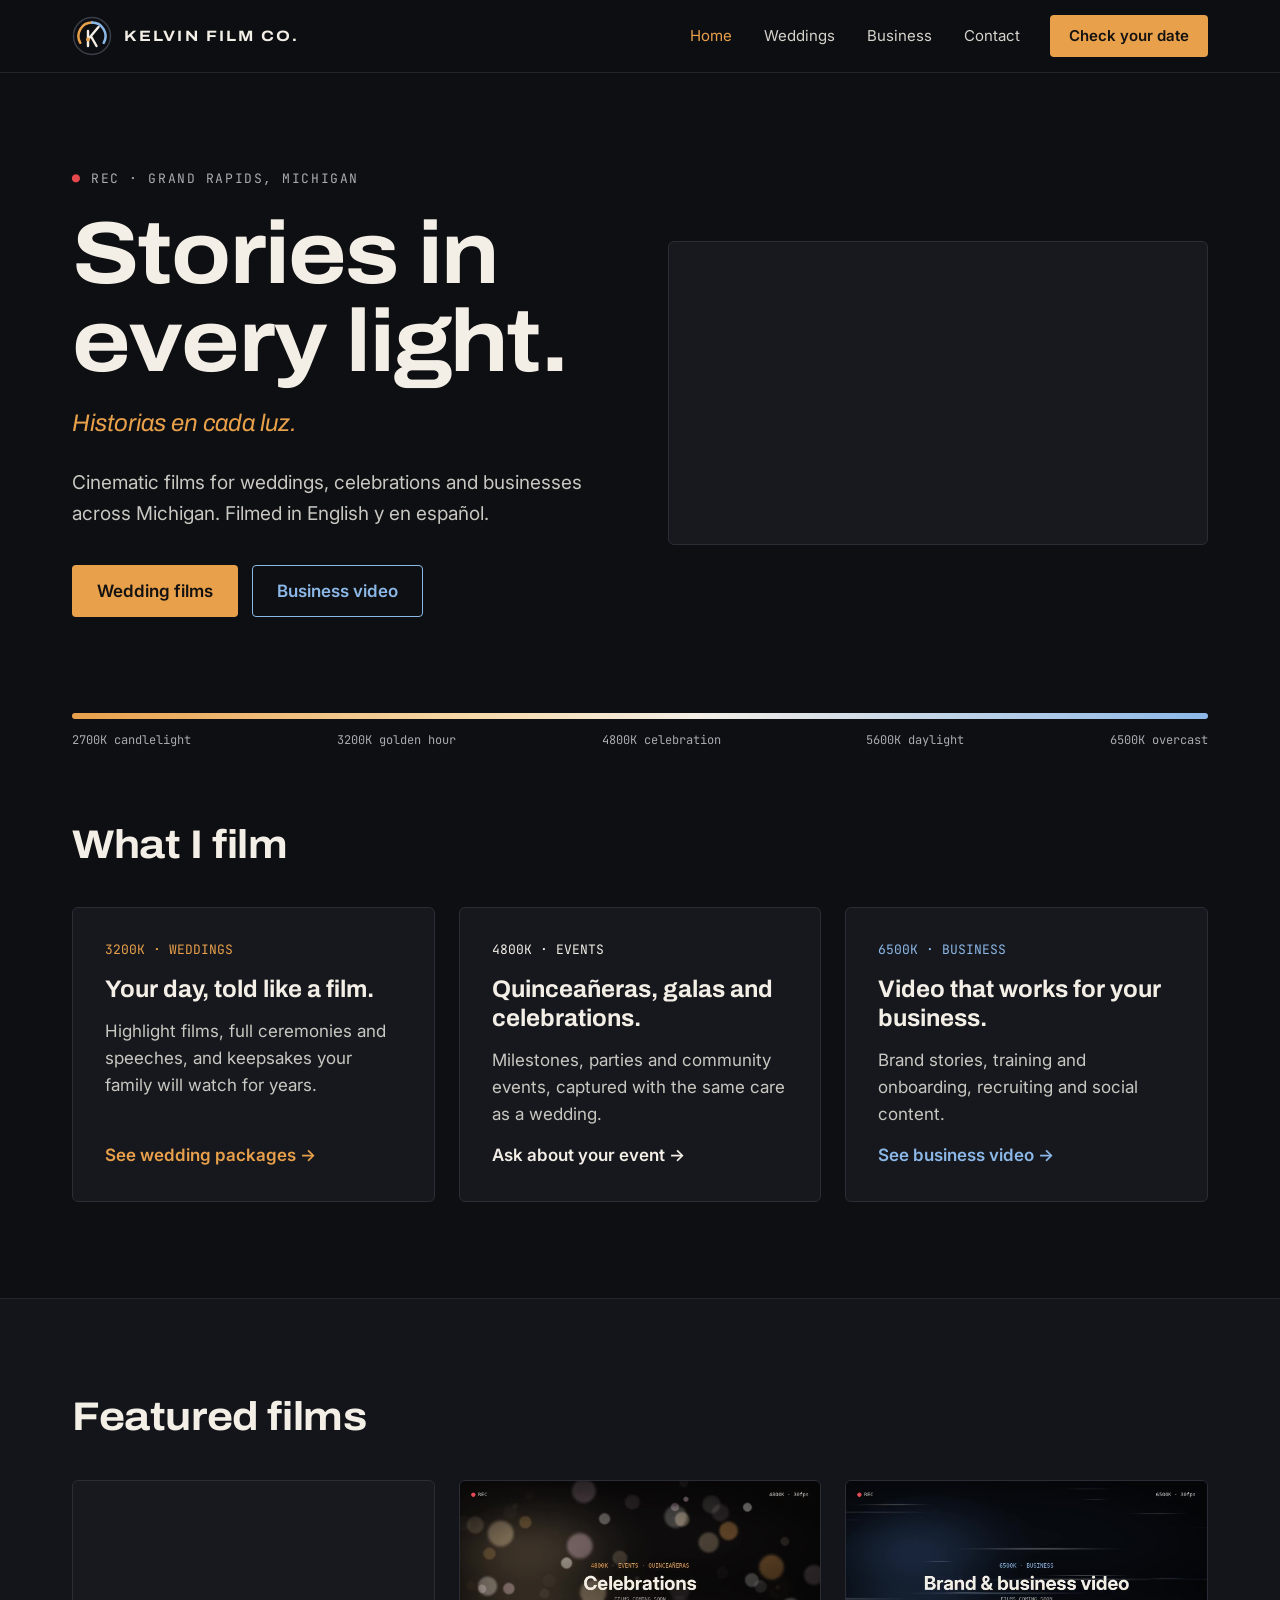
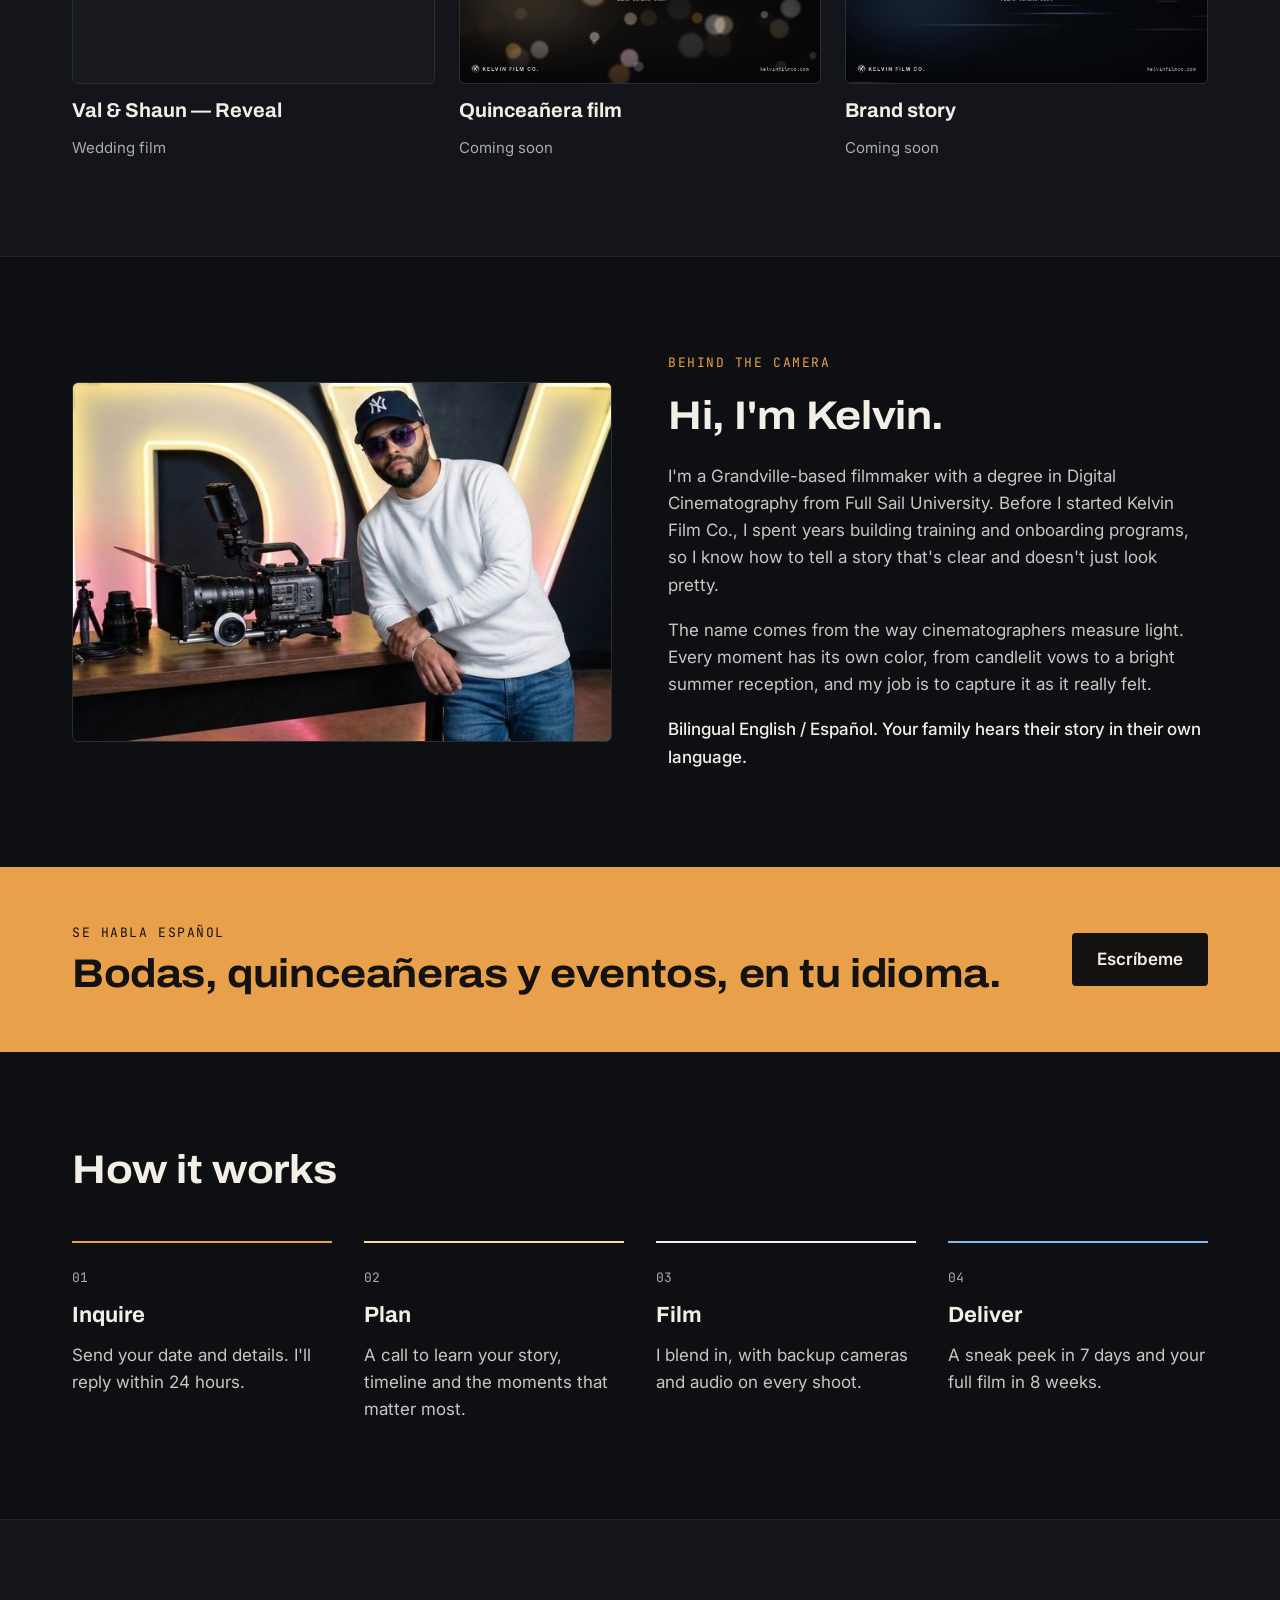
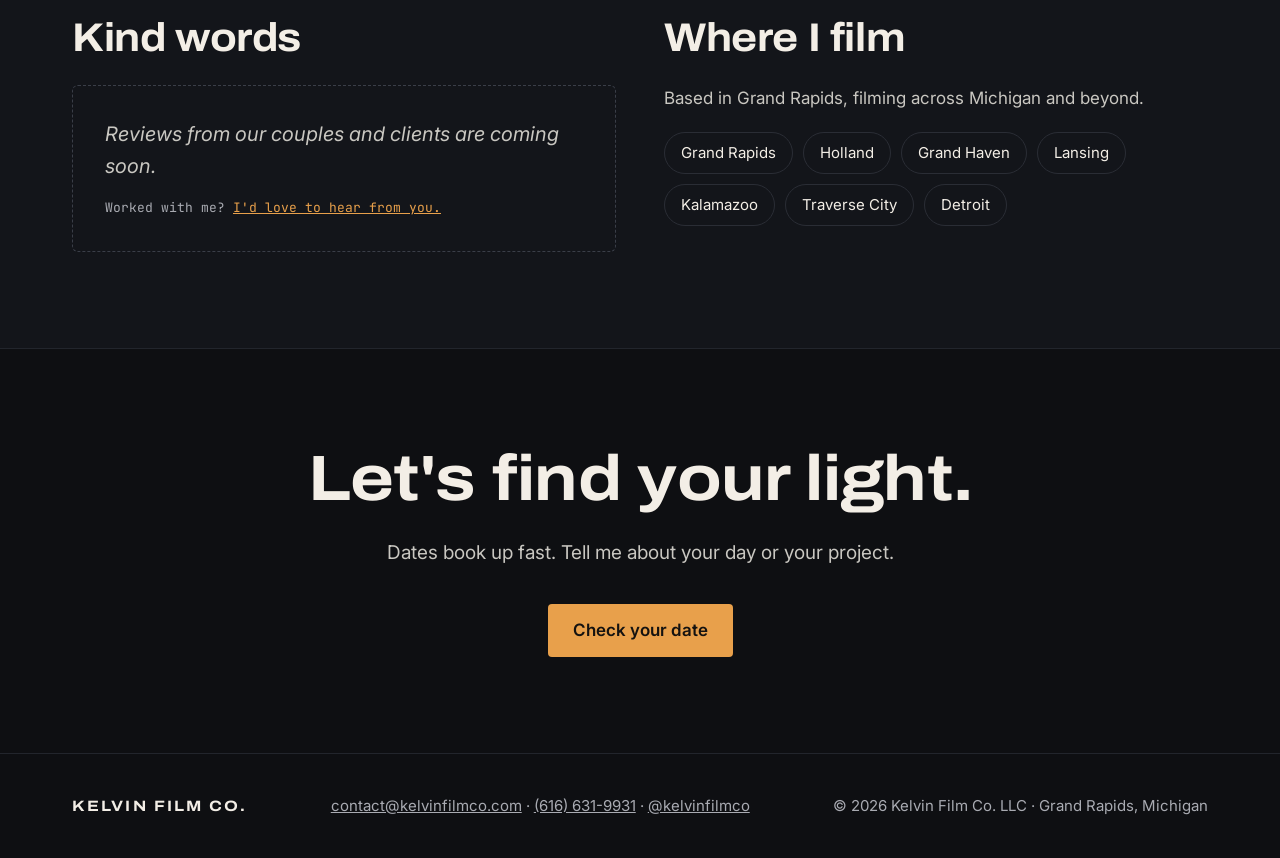
<file: index.html>
<!doctype html>
<html lang="en">
<head>
<meta charset="utf-8">
<meta name="viewport" content="width=device-width, initial-scale=1">
<title>Kelvin Film Co. | Grand Rapids Wedding, Event &amp; Business Videographer</title>
<meta name="description" content="Cinematic wedding, quinceañera, event and business video in Grand Rapids and across Michigan. Bilingual English / Español filmmaker. Stories in every light.">
<link rel="canonical" href="https://kelvinfilmco.com/">
<meta property="og:type" content="website">
<meta property="og:title" content="Kelvin Film Co. | Stories in every light">
<meta property="og:description" content="Cinematic wedding, event and business films across Michigan. English y español.">
<meta property="og:url" content="https://kelvinfilmco.com/">
<!-- Add a 1200x630 image named og-image.jpg to the site folder, then uncomment: -->
<!-- <meta property="og:image" content="https://kelvinfilmco.com/og-image.jpg"> -->
<meta name="theme-color" content="#0E0F12">
<link rel="icon" href="favicon.svg" type="image/svg+xml">
<link rel="preconnect" href="https://fonts.googleapis.com">
<link rel="preconnect" href="https://fonts.gstatic.com" crossorigin>
<link href="https://fonts.googleapis.com/css2?family=Archivo:wdth,wght@62..125,400..800&family=Inter:wght@400;500;600&family=JetBrains+Mono:wght@400;500&display=swap" rel="stylesheet">
<link rel="stylesheet" href="styles.css">
<script type="application/ld+json">
{
  "@context": "https://schema.org",
  "@type": "ProfessionalService",
  "name": "Kelvin Film Co.",
  "legalName": "Kelvin Film Co. LLC",
  "url": "https://kelvinfilmco.com/",
  "email": "contact@kelvinfilmco.com",
  "telephone": "+1-616-631-9931",
  "slogan": "Stories in every light",
  "description": "Wedding, quinceañera, event and business videography in Grand Rapids and across Michigan. Bilingual English and Spanish.",
  "address": {"@type": "PostalAddress", "addressLocality": "Grand Rapids", "addressRegion": "MI", "addressCountry": "US"},
  "areaServed": ["Grand Rapids, MI", "Holland, MI", "Grand Haven, MI", "Lansing, MI", "Kalamazoo, MI", "Traverse City, MI", "Detroit, MI", "Michigan"],
  "knowsLanguage": ["en", "es"]
}
</script>
</head>
<body>
<a class="skip" href="#main">Skip to content</a>

<header class="site-header">
<nav class="wrap nav" aria-label="Main">
<a href="/" class="brand" aria-label="Kelvin Film Co. home">
<svg width="40" height="40" viewBox="0 0 40 40" fill="none" aria-hidden="true"><circle cx="20" cy="20" r="18.5" stroke="#3A3E48" stroke-width="1.5"/><path d="M8.3 26.8 A13.5 13.5 0 0 1 20 6.5" stroke="#E8A04B" stroke-width="2.5" stroke-linecap="round"/><path d="M20 6.5 A13.5 13.5 0 0 1 31.7 26.8" stroke="#8CB8E8" stroke-width="2.5" stroke-linecap="round"/><path d="M16 15 V30" stroke="#F3EEE6" stroke-width="2.4" stroke-linecap="round"/><path d="M16 23.5 L26.5 11" stroke="#F3EEE6" stroke-width="2.4" stroke-linecap="round"/><path d="M19.4 21 L24.5 30" stroke="#F3EEE6" stroke-width="2.4" stroke-linecap="round"/><circle cx="16" cy="23.5" r="2" fill="#E8A04B"/></svg>
<span class="wordmark">KELVIN FILM CO.</span>
</a>
<ul class="nav-links">
<li><a href="/" aria-current="page">Home</a></li>
<li><a href="weddings.html">Weddings</a></li>
<li><a href="business.html">Business</a></li>
<li><a href="contact.html">Contact</a></li>
<li><a href="contact.html" class="btn btn-sm btn-amber">Check your date</a></li>
</ul>
</nav>
</header>

<main id="main">

<section class="wrap section">
<div class="split">
<div>
<p class="eyebrow"><span class="rec">●</span> REC · Grand Rapids, Michigan</p>
<h1 class="h1">Stories in every light.</h1>
<p class="es" lang="es">Historias en cada luz.</p>
<p class="lead">Cinematic films for weddings, celebrations and businesses across Michigan. Filmed in English <span lang="es">y en español</span>.</p>
<div class="btn-row">
<a href="weddings.html" class="btn btn-amber">Wedding films</a>
<a href="business.html" class="btn btn-outline-blue">Business video</a>
</div>
</div>
<div>
<!-- HERO REEL: replace this div's contents with your Vimeo/YouTube embed, e.g.
<iframe src="https://player.vimeo.com/video/VIDEO_ID?background=1&autoplay=1&loop=1&muted=1" allow="autoplay; fullscreen" title="Kelvin Film Co. showreel"></iframe> -->
<div class="frame">
<iframe src="https://player.vimeo.com/video/1244366195?background=1&amp;autoplay=1&amp;loop=1&amp;muted=1&amp;autopause=0&amp;dnt=1" allow="autoplay; fullscreen; picture-in-picture" title="Val &amp; Shaun Reveal — Kelvin Film Co. showreel" loading="eager"></iframe>
</div>
</div>
</div>
</section>

<section class="wrap" aria-label="Color temperature scale" style="padding-bottom:72px">
<div class="scale-bar"></div>
<div class="scale-labels"><span>2700K candlelight</span><span>3200K golden hour</span><span>4800K celebration</span><span>5600K daylight</span><span>6500K overcast</span></div>
</section>

<section class="wrap" style="padding-bottom:96px">
<h2 class="h2 mb">What I film</h2>
<div class="grid">
<a href="weddings.html" class="card">
<span class="tagline k-warm">3200K · WEDDINGS</span>
<h3>Your day, told like a film.</h3>
<p>Highlight films, full ceremonies and speeches, and keepsakes your family will watch for years.</p>
<span class="more k-warm">See wedding packages →</span>
</a>
<a href="contact.html" class="card">
<span class="tagline k-neutral">4800K · EVENTS</span>
<h3>Quinceañeras, galas and celebrations.</h3>
<p>Milestones, parties and community events, captured with the same care as a wedding.</p>
<span class="more k-neutral">Ask about your event →</span>
</a>
<a href="business.html" class="card">
<span class="tagline k-cool">6500K · BUSINESS</span>
<h3>Video that works for your business.</h3>
<p>Brand stories, training and onboarding, recruiting and social content.</p>
<span class="more k-cool">See business video →</span>
</a>
</div>
</section>

<section class="band section">
<div class="wrap">
<div class="section-head">
<h2 class="h2">Featured films</h2>
</div>
<div class="grid">
<!-- Replace each .frame with an <iframe> or <img>, and update the titles -->
<div class="film"><div class="frame"><iframe src="https://player.vimeo.com/video/1244366195?title=0&amp;byline=0&amp;portrait=0&amp;dnt=1" allow="autoplay; fullscreen; picture-in-picture" title="Val &amp; Shaun Reveal" loading="lazy" allowfullscreen></iframe></div><h3>Val &amp; Shaun — Reveal</h3><p>Wedding film</p></div>
<div class="film"><div class="frame"><video autoplay muted loop playsinline preload="metadata" poster="media/kfc-events.jpg" aria-label="Events and quinceañera films coming soon"><source src="media/kfc-events.mp4" type="video/mp4"></video></div><h3>Quinceañera film</h3><p>Coming soon</p></div>
<div class="film"><div class="frame"><video autoplay muted loop playsinline preload="metadata" poster="media/kfc-business.jpg" aria-label="Business films coming soon"><source src="media/kfc-business.mp4" type="video/mp4"></video></div><h3>Brand story</h3><p>Coming soon</p></div>
</div>
</div>
</section>

<section class="wrap section">
<div class="split">
<div>
<div class="frame about-photo">
<img src="kelvin-portrait.jpg" srcset="kelvin-portrait-800.jpg 800w, kelvin-portrait.jpg 1600w" sizes="(max-width: 980px) 100vw, 560px" width="1600" height="872" alt="Kelvin, founder of Kelvin Film Co., leaning on a table beside his Sony cinema camera and lenses" loading="lazy">
</div>
</div>
<div>
<p class="eyebrow amber">Behind the camera</p>
<h2 class="h2" style="margin-bottom:24px">Hi, I'm Kelvin.</h2>
<p class="body" style="margin-bottom:18px">I'm a Grandville-based filmmaker with a degree in Digital Cinematography from Full Sail University. Before I started Kelvin Film Co., I spent years building training and onboarding programs, so I know how to tell a story that's clear and doesn't just look pretty.</p>
<p class="body" style="margin-bottom:18px">The name comes from the way cinematographers measure light. Every moment has its own color, from candlelit vows to a bright summer reception, and my job is to capture it as it really felt.</p>
<p style="font-weight:500">Bilingual English / <span lang="es">Español</span>. Your family hears their story in their own language.</p>
</div>
</div>
</section>

<section class="band-amber">
<div class="wrap section-sm" style="display:flex;flex-wrap:wrap;gap:24px 48px;align-items:center;justify-content:space-between" lang="es">
<div style="flex:1 1 520px;min-width:0">
<p class="eyebrow" style="margin-bottom:8px">Se habla español</p>
<h2 class="h2">Bodas, quinceañeras y eventos, en tu idioma.</h2>
</div>
<a href="contact.html" class="btn btn-dark">Escríbeme</a>
</div>
</section>

<section class="wrap section">
<h2 class="h2" style="margin-bottom:48px">How it works</h2>
<ol class="steps">
<li><span class="num">01</span><h3>Inquire</h3><p>Send your date and details. I'll reply within 24 hours.</p></li>
<li><span class="num">02</span><h3>Plan</h3><p>A call to learn your story, timeline and the moments that matter most.</p></li>
<li><span class="num">03</span><h3>Film</h3><p>I blend in, with backup cameras and audio on every shoot.</p></li>
<li><span class="num">04</span><h3>Deliver</h3><p>A sneak peek in 7 days and your full film in 8 weeks.</p></li>
</ol>
</section>

<section class="band section">
<div class="wrap grid" style="gap:48px">
<div>
<h2 class="h2" style="margin-bottom:24px">Kind words</h2>
<!-- Replace with a real client review once you have one -->
<figure class="quote">
<blockquote>Reviews from our couples and clients are coming soon.</blockquote>
<figcaption>Worked with me? <a href="contact.html">I'd love to hear from you.</a></figcaption>
</figure>
</div>
<div>
<h2 class="h2" style="margin-bottom:24px">Where I film</h2>
<p class="body" style="margin-bottom:20px">Based in Grand Rapids, filming across Michigan and beyond.</p>
<ul class="chips"><li>Grand Rapids</li><li>Holland</li><li>Grand Haven</li><li>Lansing</li><li>Kalamazoo</li><li>Traverse City</li><li>Detroit</li></ul>
</div>
</div>
</section>

<section class="wrap section center">
<h2 class="h2 lg">Let's find your light.</h2>
<p class="lead">Dates book up fast. Tell me about your day or your project.</p>
<div class="btn-row" style="justify-content:center"><a href="contact.html" class="btn btn-amber">Check your date</a></div>
</section>

</main>

<footer class="site-footer">
<div class="wrap footer">
<span class="wordmark">KELVIN FILM CO.</span>
<span><a href="mailto:contact@kelvinfilmco.com">contact@kelvinfilmco.com</a> · <a href="tel:+16166319931">(616) 631-9931</a> · <a href="https://instagram.com/kelvinfilmco">@kelvinfilmco</a></span>
<span>© 2026 Kelvin Film Co. LLC · Grand Rapids, Michigan</span>
</div>
</footer>
</body>
</html>
</file>
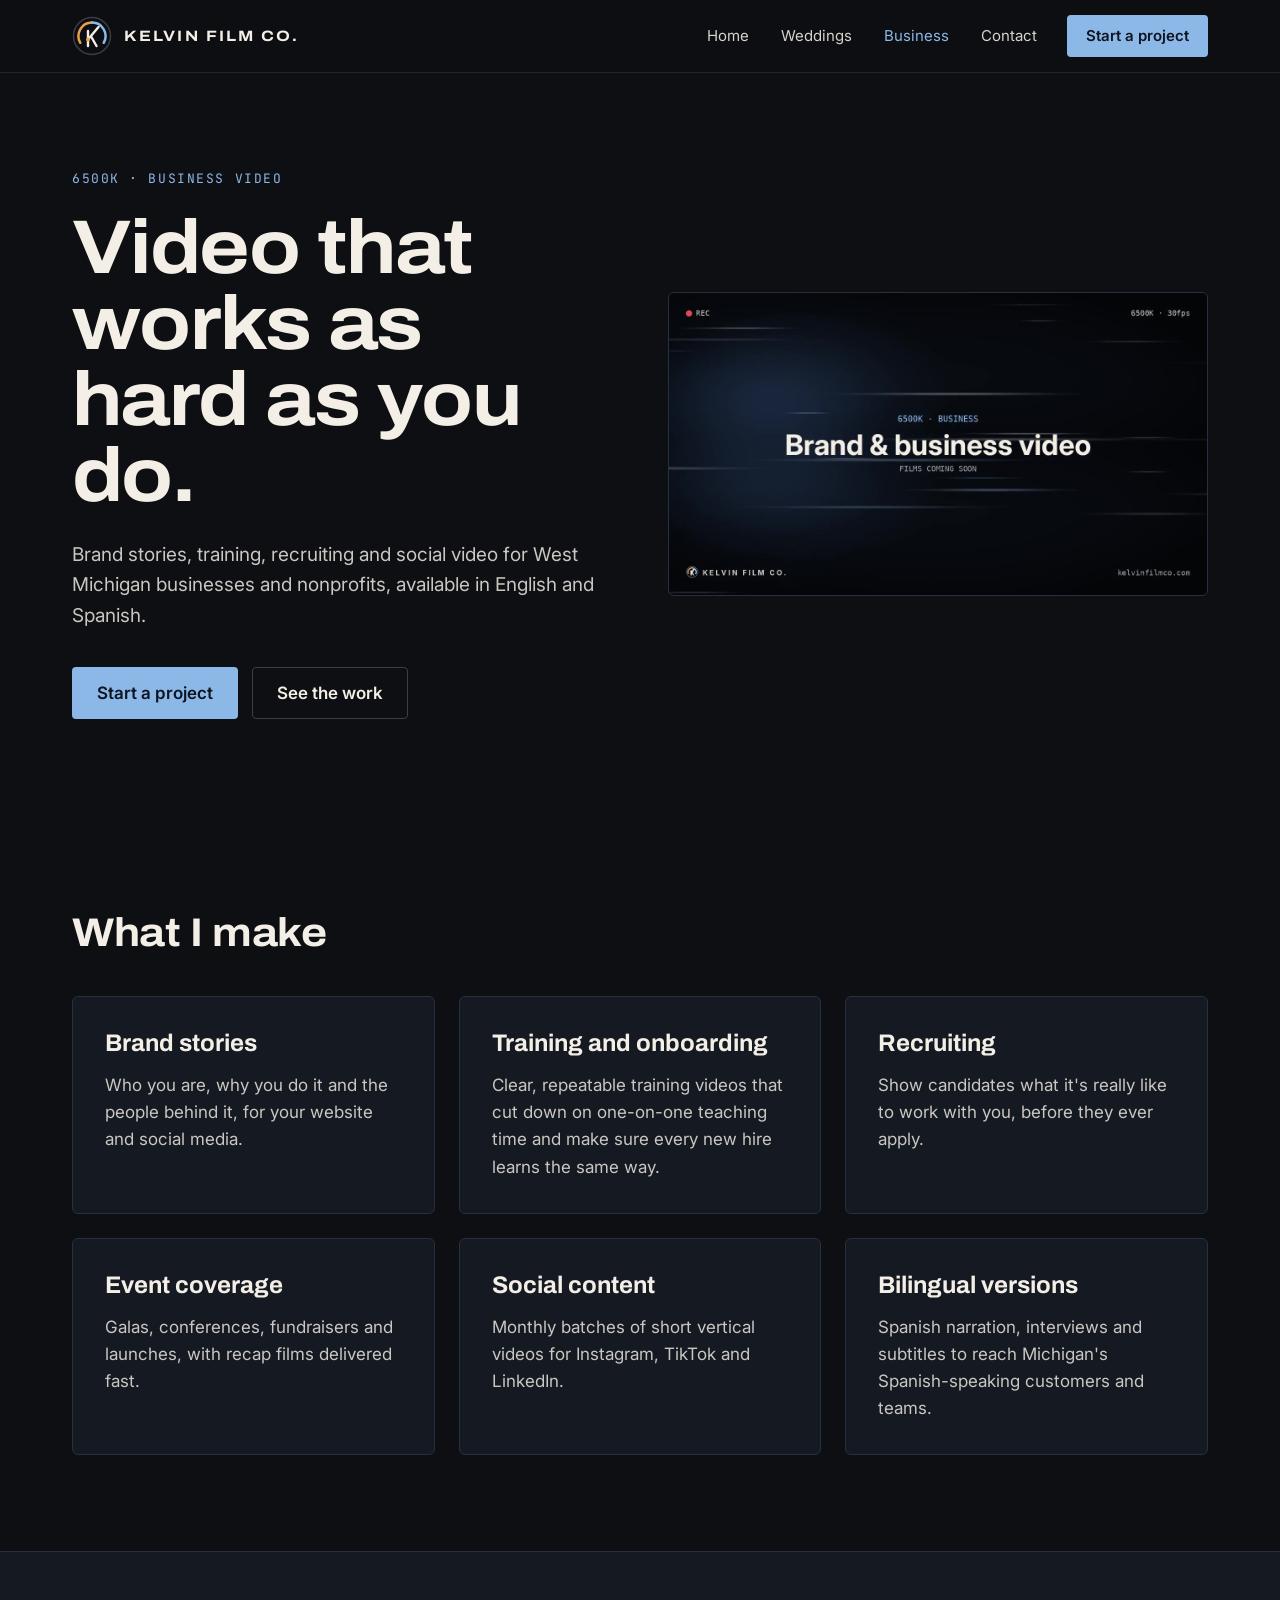
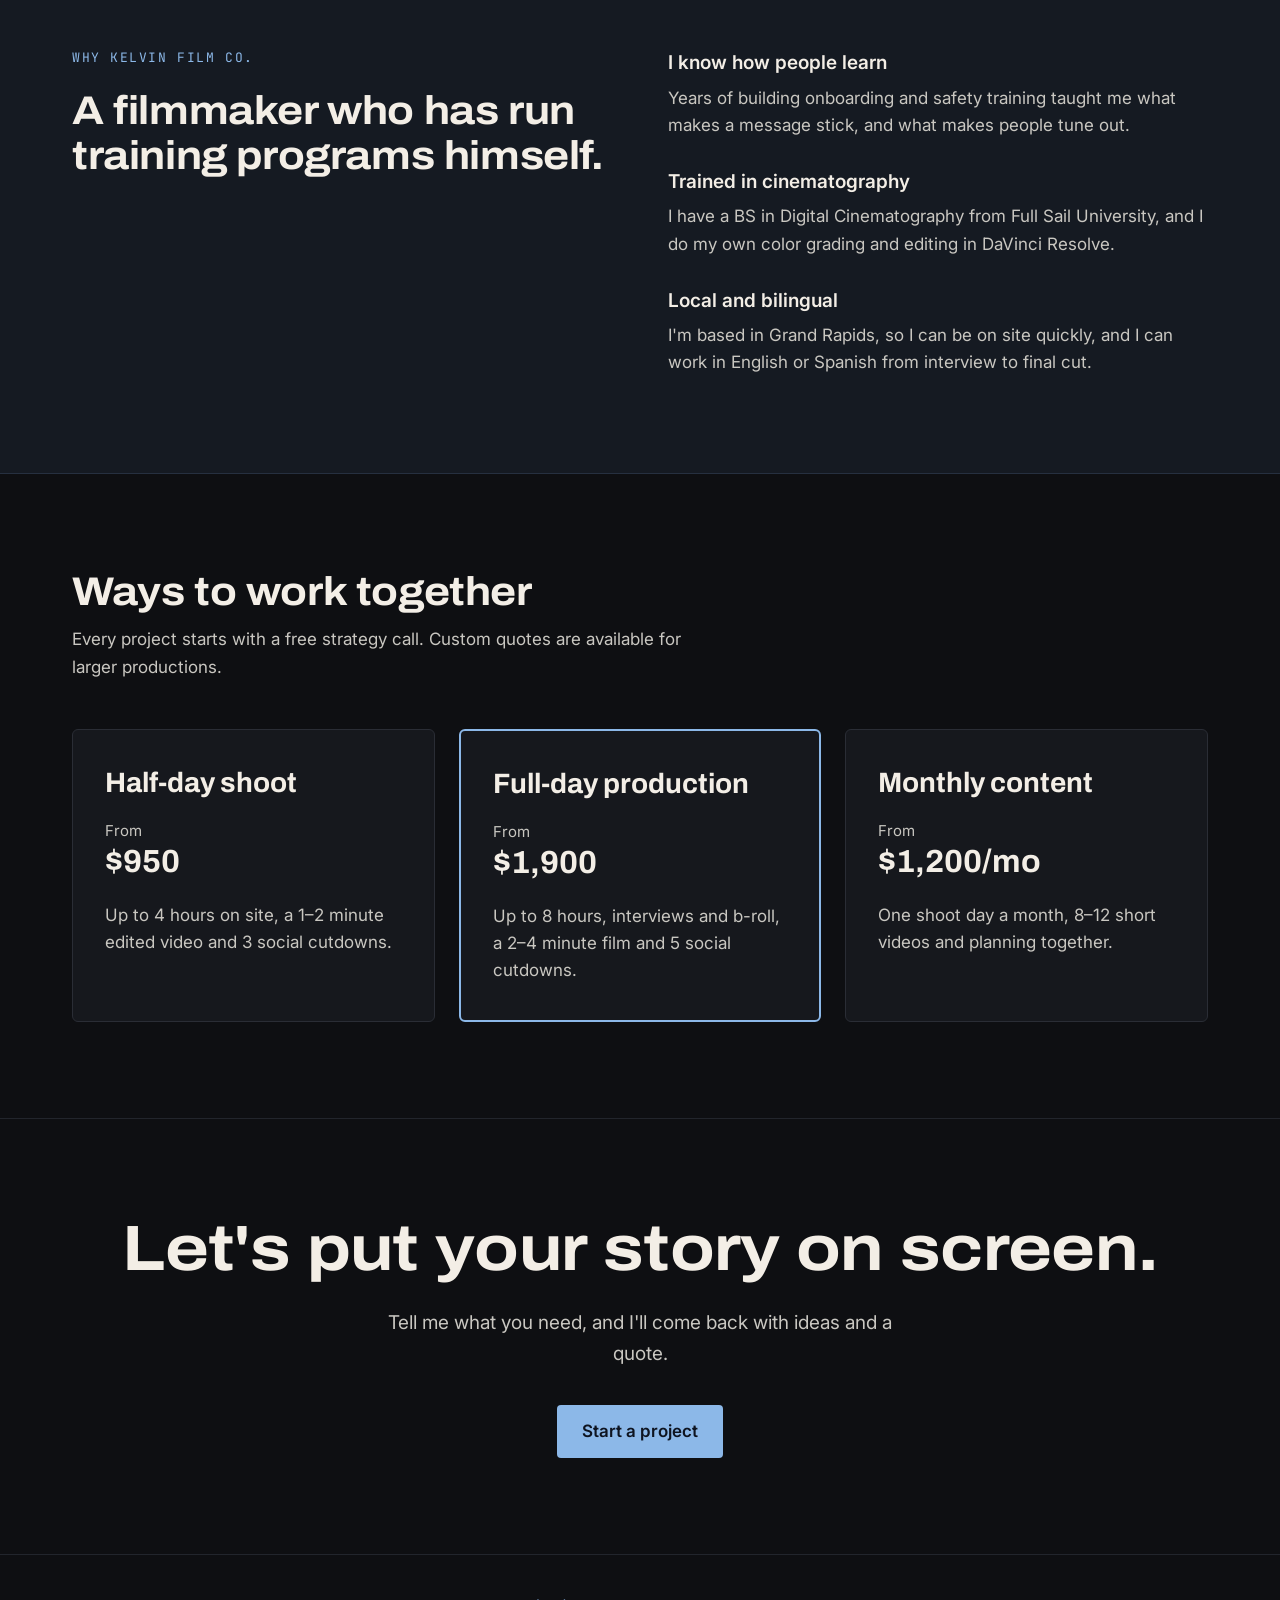
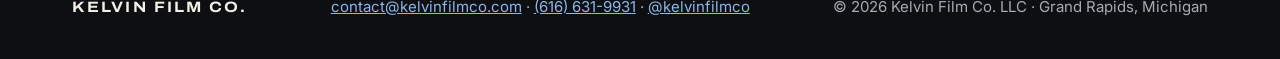
<file: business.html>
<!doctype html>
<html lang="en">
<head>
<meta charset="utf-8">
<meta name="viewport" content="width=device-width, initial-scale=1">
<title>Business &amp; Corporate Video Production Grand Rapids | Kelvin Film Co.</title>
<meta name="description" content="Brand stories, training and onboarding, recruiting, event and social video for West Michigan businesses. Bilingual English / Spanish production.">
<link rel="canonical" href="https://kelvinfilmco.com/business">
<meta property="og:title" content="Business Video | Kelvin Film Co.">
<meta property="og:description" content="Video that works as hard as you do. Brand, training and recruiting video in Grand Rapids.">
<meta property="og:url" content="https://kelvinfilmco.com/business">
<meta name="theme-color" content="#0E0F12">
<link rel="icon" href="favicon.svg" type="image/svg+xml">
<link rel="preconnect" href="https://fonts.googleapis.com">
<link rel="preconnect" href="https://fonts.gstatic.com" crossorigin>
<link href="https://fonts.googleapis.com/css2?family=Archivo:wdth,wght@62..125,400..800&family=Inter:wght@400;500;600&family=JetBrains+Mono:wght@400;500&display=swap" rel="stylesheet">
<link rel="stylesheet" href="styles.css">
</head>
<body class="biz">
<a class="skip" href="#main">Skip to content</a>

<header class="site-header">
<nav class="wrap nav" aria-label="Main">
<a href="/" class="brand" aria-label="Kelvin Film Co. home">
<svg width="40" height="40" viewBox="0 0 40 40" fill="none" aria-hidden="true"><circle cx="20" cy="20" r="18.5" stroke="#3A3E48" stroke-width="1.5"/><path d="M8.3 26.8 A13.5 13.5 0 0 1 20 6.5" stroke="#E8A04B" stroke-width="2.5" stroke-linecap="round"/><path d="M20 6.5 A13.5 13.5 0 0 1 31.7 26.8" stroke="#8CB8E8" stroke-width="2.5" stroke-linecap="round"/><path d="M16 15 V30" stroke="#F3EEE6" stroke-width="2.4" stroke-linecap="round"/><path d="M16 23.5 L26.5 11" stroke="#F3EEE6" stroke-width="2.4" stroke-linecap="round"/><path d="M19.4 21 L24.5 30" stroke="#F3EEE6" stroke-width="2.4" stroke-linecap="round"/><circle cx="16" cy="23.5" r="2" fill="#E8A04B"/></svg>
<span class="wordmark">KELVIN FILM CO.</span>
</a>
<ul class="nav-links">
<li><a href="/">Home</a></li>
<li><a href="weddings.html">Weddings</a></li>
<li><a href="business.html" aria-current="page">Business</a></li>
<li><a href="contact.html">Contact</a></li>
<li><a href="contact.html" class="btn btn-sm btn-blue">Start a project</a></li>
</ul>
</nav>
</header>

<main id="main">

<section class="wrap section">
<div class="split">
<div>
<p class="eyebrow blue">6500K · Business video</p>
<h1 class="h1 md">Video that works as hard as you do.</h1>
<p class="lead">Brand stories, training, recruiting and social video for West Michigan businesses and nonprofits, available in English and Spanish.</p>
<div class="btn-row">
<a href="contact.html" class="btn btn-blue">Start a project</a>
<a href="#work" class="btn btn-outline">See the work</a>
</div>
</div>
<div>
<!-- BUSINESS REEL: replace contents with your Vimeo/YouTube iframe -->
<div class="frame blue"><video autoplay muted loop playsinline preload="metadata" poster="media/kfc-business.jpg" aria-label="Business reel coming soon"><source src="media/kfc-business.mp4" type="video/mp4"></video></div>
</div>
</div>
</section>

<!-- CLIENT LOGOS: uncomment and add <img> logos once you have clients
<section aria-label="Clients" style="border-top:1px solid var(--line-soft);border-bottom:1px solid var(--line-soft)">
<div class="wrap logos"><img src="logo1.png" alt="Client name" height="32"></div>
</section> -->

<section id="work" class="wrap section">
<h2 class="h2 mb">What I make</h2>
<div class="grid">
<div class="card card-blue"><h3>Brand stories</h3><p>Who you are, why you do it and the people behind it, for your website and social media.</p></div>
<div class="card card-blue"><h3>Training and onboarding</h3><p>Clear, repeatable training videos that cut down on one-on-one teaching time and make sure every new hire learns the same way.</p></div>
<div class="card card-blue"><h3>Recruiting</h3><p>Show candidates what it's really like to work with you, before they ever apply.</p></div>
<div class="card card-blue"><h3>Event coverage</h3><p>Galas, conferences, fundraisers and launches, with recap films delivered fast.</p></div>
<div class="card card-blue"><h3>Social content</h3><p>Monthly batches of short vertical videos for Instagram, TikTok and LinkedIn.</p></div>
<div class="card card-blue"><h3>Bilingual versions</h3><p>Spanish narration, interviews and subtitles to reach Michigan's Spanish-speaking customers and teams.</p></div>
</div>
</section>

<section class="band-blue section">
<div class="wrap split" style="align-items:flex-start">
<div>
<p class="eyebrow blue">Why Kelvin Film Co.</p>
<h2 class="h2">A filmmaker who has run training programs himself.</h2>
</div>
<div class="why">
<div><h3>I know how people learn</h3><p>Years of building onboarding and safety training taught me what makes a message stick, and what makes people tune out.</p></div>
<div><h3>Trained in cinematography</h3><p>I have a BS in Digital Cinematography from Full Sail University, and I do my own color grading and editing in DaVinci Resolve.</p></div>
<div><h3>Local and bilingual</h3><p>I'm based in Grand Rapids, so I can be on site quickly, and I can work in English or Spanish from interview to final cut.</p></div>
</div>
</div>
</section>

<section class="wrap section">
<h2 class="h2" style="margin-bottom:12px">Ways to work together</h2>
<p class="body" style="max-width:620px;margin-bottom:48px">Every project starts with a free strategy call. Custom quotes are available for larger productions.</p>
<div class="grid">
<div class="card price-card"><h3>Half-day shoot</h3><p class="price-from">From <strong>$950</strong></p><p>Up to 4 hours on site, a 1–2 minute edited video and 3 social cutdowns.</p></div>
<div class="card price-card featured-blue"><h3>Full-day production</h3><p class="price-from">From <strong>$1,900</strong></p><p>Up to 8 hours, interviews and b-roll, a 2–4 minute film and 5 social cutdowns.</p></div>
<div class="card price-card"><h3>Monthly content</h3><p class="price-from">From <strong>$1,200/mo</strong></p><p>One shoot day a month, 8–12 short videos and planning together.</p></div>
</div>
</section>

<section class="site-footer">
<div class="wrap section center">
<h2 class="h2 lg">Let's put your story on screen.</h2>
<p class="lead">Tell me what you need, and I'll come back with ideas and a quote.</p>
<div class="btn-row" style="justify-content:center"><a href="contact.html" class="btn btn-blue">Start a project</a></div>
</div>
</section>

</main>

<footer class="site-footer">
<div class="wrap footer">
<span class="wordmark">KELVIN FILM CO.</span>
<span><a href="mailto:contact@kelvinfilmco.com">contact@kelvinfilmco.com</a> · <a href="tel:+16166319931">(616) 631-9931</a> · <a href="https://instagram.com/kelvinfilmco">@kelvinfilmco</a></span>
<span>© 2026 Kelvin Film Co. LLC · Grand Rapids, Michigan</span>
</div>
</footer>
</body>
</html>
</file>
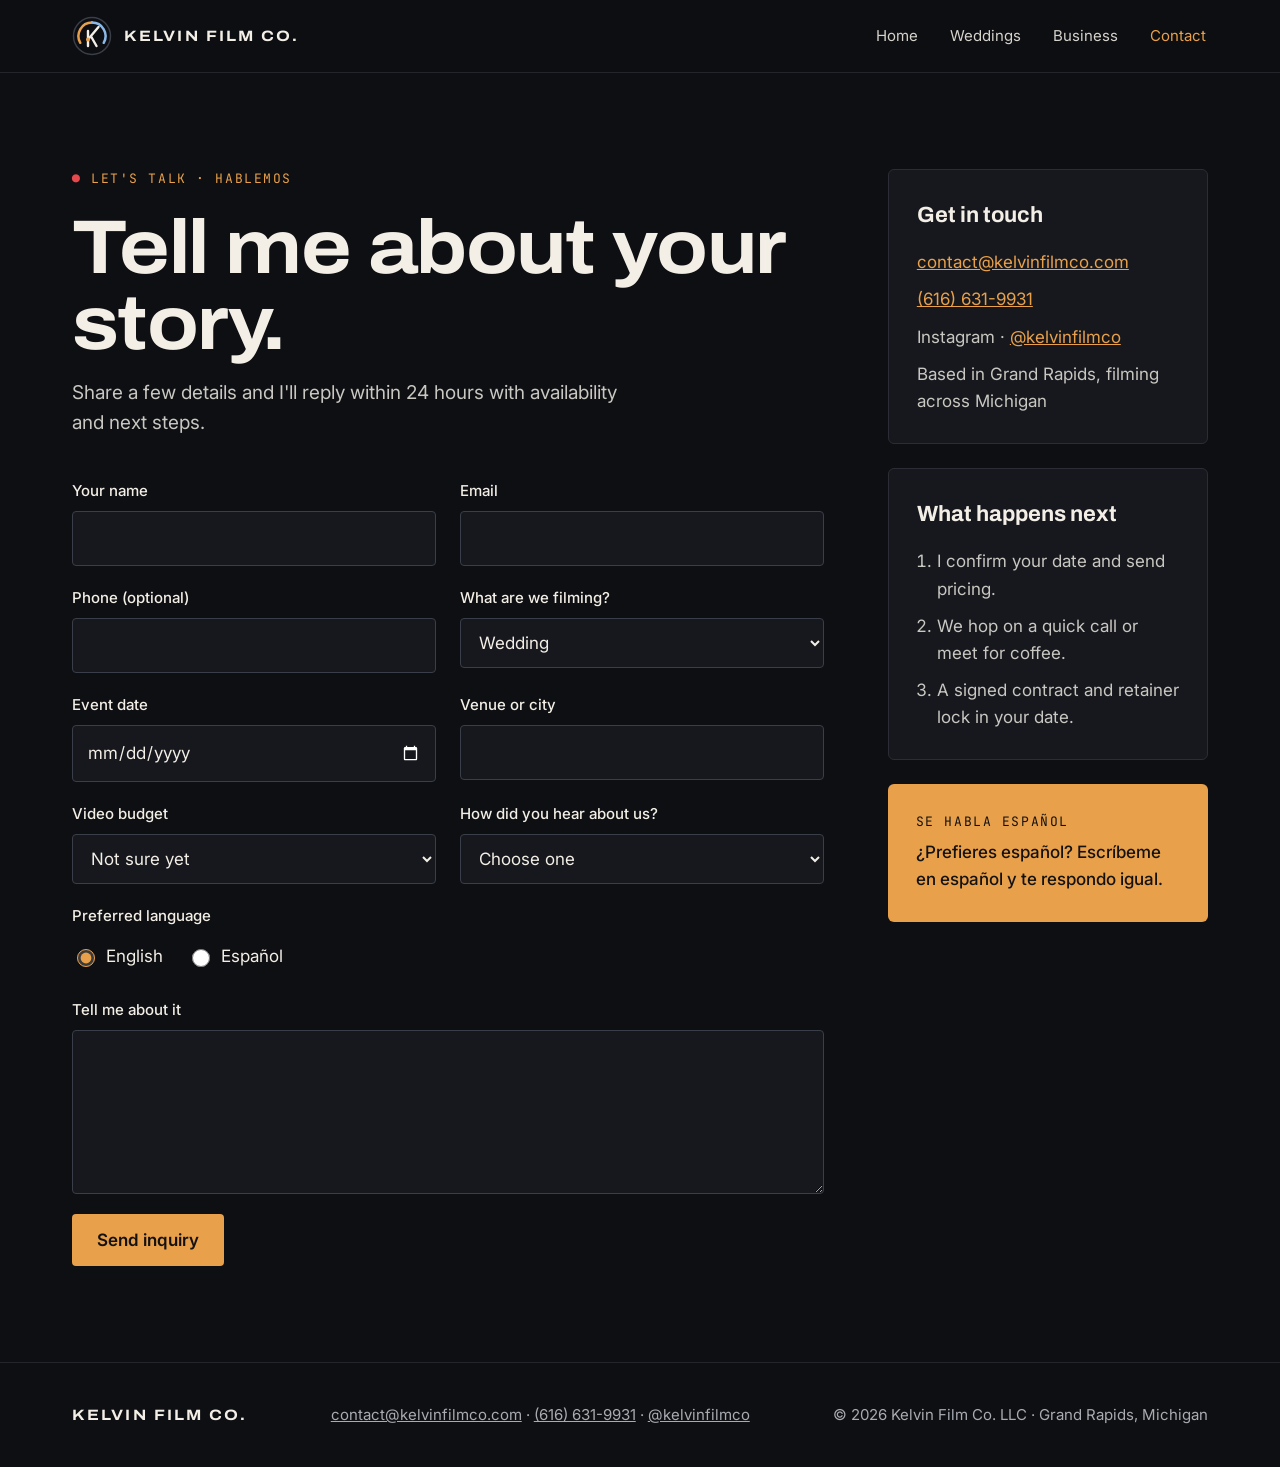
<file: contact.html>
<!doctype html>
<html lang="en">
<head>
<meta charset="utf-8">
<meta name="viewport" content="width=device-width, initial-scale=1">
<title>Contact &amp; Check Your Date | Kelvin Film Co.</title>
<meta name="description" content="Check availability for your wedding, quinceañera, event or business video in Grand Rapids and across Michigan. Se habla español.">
<link rel="canonical" href="https://kelvinfilmco.com/contact">
<meta name="theme-color" content="#0E0F12">
<link rel="icon" href="favicon.svg" type="image/svg+xml">
<link rel="preconnect" href="https://fonts.googleapis.com">
<link rel="preconnect" href="https://fonts.gstatic.com" crossorigin>
<link href="https://fonts.googleapis.com/css2?family=Archivo:wdth,wght@62..125,400..800&family=Inter:wght@400;500;600&family=JetBrains+Mono:wght@400;500&display=swap" rel="stylesheet">
<link rel="stylesheet" href="styles.css">
</head>
<body>
<a class="skip" href="#main">Skip to content</a>

<header class="site-header">
<nav class="wrap nav" aria-label="Main">
<a href="/" class="brand" aria-label="Kelvin Film Co. home">
<svg width="40" height="40" viewBox="0 0 40 40" fill="none" aria-hidden="true"><circle cx="20" cy="20" r="18.5" stroke="#3A3E48" stroke-width="1.5"/><path d="M8.3 26.8 A13.5 13.5 0 0 1 20 6.5" stroke="#E8A04B" stroke-width="2.5" stroke-linecap="round"/><path d="M20 6.5 A13.5 13.5 0 0 1 31.7 26.8" stroke="#8CB8E8" stroke-width="2.5" stroke-linecap="round"/><path d="M16 15 V30" stroke="#F3EEE6" stroke-width="2.4" stroke-linecap="round"/><path d="M16 23.5 L26.5 11" stroke="#F3EEE6" stroke-width="2.4" stroke-linecap="round"/><path d="M19.4 21 L24.5 30" stroke="#F3EEE6" stroke-width="2.4" stroke-linecap="round"/><circle cx="16" cy="23.5" r="2" fill="#E8A04B"/></svg>
<span class="wordmark">KELVIN FILM CO.</span>
</a>
<ul class="nav-links">
<li><a href="/">Home</a></li>
<li><a href="weddings.html">Weddings</a></li>
<li><a href="business.html">Business</a></li>
<li><a href="contact.html" aria-current="page">Contact</a></li>
</ul>
</nav>
</header>

<main id="main" class="wrap section">
<div class="contact-layout">

<div class="main">
<p class="eyebrow amber"><span class="rec">●</span> Let's talk · <span lang="es">Hablemos</span></p>
<h1 class="h1 md" style="margin-bottom:16px">Tell me about your story.</h1>
<p class="lead" style="margin:0 0 40px">Share a few details and I'll reply within 24 hours with availability and next steps.</p>

<!-- Netlify Forms handles submissions automatically. View them in Netlify > Forms. -->
<form class="form" name="inquiry" method="POST" action="/thanks.html" data-netlify="true" netlify-honeypot="company-website">
<input type="hidden" name="form-name" value="inquiry">
<p class="hidden"><label>Leave this empty: <input name="company-website" tabindex="-1" autocomplete="off"></label></p>
<div class="field"><label for="name">Your name</label><input id="name" name="name" type="text" autocomplete="name" required></div>
<div class="field"><label for="email">Email</label><input id="email" name="email" type="email" autocomplete="email" required></div>
<div class="field"><label for="phone">Phone (optional)</label><input id="phone" name="phone" type="tel" autocomplete="tel"></div>
<div class="field"><label for="type">What are we filming?</label>
<select id="type" name="type"><option>Wedding</option><option>Quinceañera</option><option>Event or celebration</option><option>Business or brand video</option><option>Something else</option></select></div>
<div class="field"><label for="date">Event date</label><input id="date" name="date" type="date"></div>
<div class="field"><label for="venue">Venue or city</label><input id="venue" name="venue" type="text"></div>
<div class="field"><label for="budget">Video budget</label>
<select id="budget" name="budget"><option>Under $2,000</option><option>$2,000 – $3,000</option><option>$3,000 – $4,000</option><option>$4,000+</option><option selected>Not sure yet</option></select></div>
<div class="field"><label for="heard">How did you hear about us?</label>
<select id="heard" name="heard" required><option value="" disabled selected>Choose one</option><option>Google</option><option>Instagram</option><option>Facebook</option><option>The Knot</option><option>WeddingWire</option><option>A friend or couple</option><option>A vendor (photographer, venue, planner)</option><option>Bridal show</option><option>Other</option></select></div>
<fieldset class="full">
<legend>Preferred language</legend>
<label class="radio"><input type="radio" name="language" value="English" checked> English</label>
<label class="radio"><input type="radio" name="language" value="Español"> <span lang="es">Español</span></label>
</fieldset>
<div class="field full"><label for="msg">Tell me about it</label><textarea id="msg" name="message" rows="5"></textarea></div>
<div class="full"><button type="submit" class="btn btn-amber">Send inquiry</button></div>
</form>
</div>

<aside>
<div class="info">
<h2>Get in touch</h2>
<ul>
<li><a href="mailto:contact@kelvinfilmco.com">contact@kelvinfilmco.com</a></li>
<li><a href="tel:+16166319931">(616) 631-9931</a></li>
<li>Instagram · <a href="https://instagram.com/kelvinfilmco">@kelvinfilmco</a></li>
<li>Based in Grand Rapids, filming across Michigan</li>
</ul>
</div>
<div class="info">
<h2>What happens next</h2>
<ol>
<li>I confirm your date and send pricing.</li>
<li>We hop on a quick call or meet for coffee.</li>
<li>A signed contract and retainer lock in your date.</li>
</ol>
</div>
<div class="info amber" lang="es">
<p class="eyebrow" style="color:var(--ink);margin-bottom:6px">Se habla español</p>
<p style="font-weight:500">¿Prefieres español? Escríbeme en español y te respondo igual.</p>
</div>
</aside>

</div>
</main>

<footer class="site-footer">
<div class="wrap footer">
<span class="wordmark">KELVIN FILM CO.</span>
<span><a href="mailto:contact@kelvinfilmco.com">contact@kelvinfilmco.com</a> · <a href="tel:+16166319931">(616) 631-9931</a> · <a href="https://instagram.com/kelvinfilmco">@kelvinfilmco</a></span>
<span>© 2026 Kelvin Film Co. LLC · Grand Rapids, Michigan</span>
</div>
</footer>
</body>
</html>
</file>
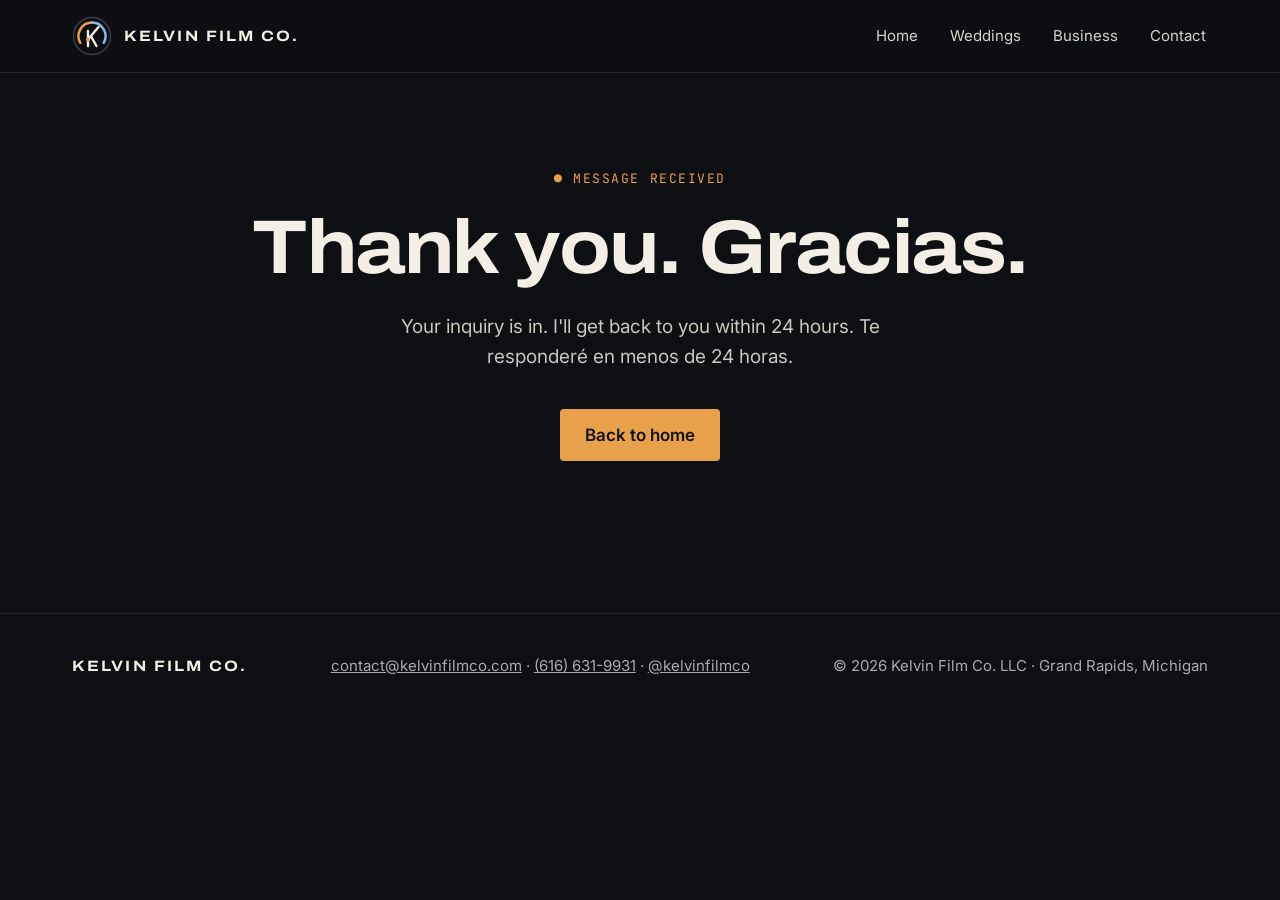
<file: thanks.html>
<!doctype html>
<html lang="en">
<head>
<meta charset="utf-8">
<meta name="viewport" content="width=device-width, initial-scale=1">
<title>Thank you | Kelvin Film Co.</title>
<meta name="robots" content="noindex">
<meta name="theme-color" content="#0E0F12">
<link rel="icon" href="favicon.svg" type="image/svg+xml">
<link rel="preconnect" href="https://fonts.googleapis.com">
<link rel="preconnect" href="https://fonts.gstatic.com" crossorigin>
<link href="https://fonts.googleapis.com/css2?family=Archivo:wdth,wght@62..125,400..800&family=Inter:wght@400;500;600&family=JetBrains+Mono:wght@400;500&display=swap" rel="stylesheet">
<link rel="stylesheet" href="styles.css">
</head>
<body>
<a class="skip" href="#main">Skip to content</a>

<header class="site-header">
<nav class="wrap nav" aria-label="Main">
<a href="/" class="brand" aria-label="Kelvin Film Co. home">
<svg width="40" height="40" viewBox="0 0 40 40" fill="none" aria-hidden="true"><circle cx="20" cy="20" r="18.5" stroke="#3A3E48" stroke-width="1.5"/><path d="M8.3 26.8 A13.5 13.5 0 0 1 20 6.5" stroke="#E8A04B" stroke-width="2.5" stroke-linecap="round"/><path d="M20 6.5 A13.5 13.5 0 0 1 31.7 26.8" stroke="#8CB8E8" stroke-width="2.5" stroke-linecap="round"/><path d="M16 15 V30" stroke="#F3EEE6" stroke-width="2.4" stroke-linecap="round"/><path d="M16 23.5 L26.5 11" stroke="#F3EEE6" stroke-width="2.4" stroke-linecap="round"/><path d="M19.4 21 L24.5 30" stroke="#F3EEE6" stroke-width="2.4" stroke-linecap="round"/><circle cx="16" cy="23.5" r="2" fill="#E8A04B"/></svg>
<span class="wordmark">KELVIN FILM CO.</span>
</a>
<ul class="nav-links">
<li><a href="/">Home</a></li>
<li><a href="weddings.html">Weddings</a></li>
<li><a href="business.html">Business</a></li>
<li><a href="contact.html">Contact</a></li>
</ul>
</nav>
</header>

<main id="main" class="wrap section center" style="min-height:60vh">
<p class="eyebrow amber">● Message received</p>
<h1 class="h1 md">Thank you. Gracias.</h1>
<p class="lead">Your inquiry is in. I'll get back to you within 24 hours. Te responderé en menos de 24 horas.</p>
<div class="btn-row" style="justify-content:center"><a href="/" class="btn btn-amber">Back to home</a></div>
</main>

<footer class="site-footer">
<div class="wrap footer">
<span class="wordmark">KELVIN FILM CO.</span>
<span><a href="mailto:contact@kelvinfilmco.com">contact@kelvinfilmco.com</a> · <a href="tel:+16166319931">(616) 631-9931</a> · <a href="https://instagram.com/kelvinfilmco">@kelvinfilmco</a></span>
<span>© 2026 Kelvin Film Co. LLC · Grand Rapids, Michigan</span>
</div>
</footer>
</body>
</html>
</file>
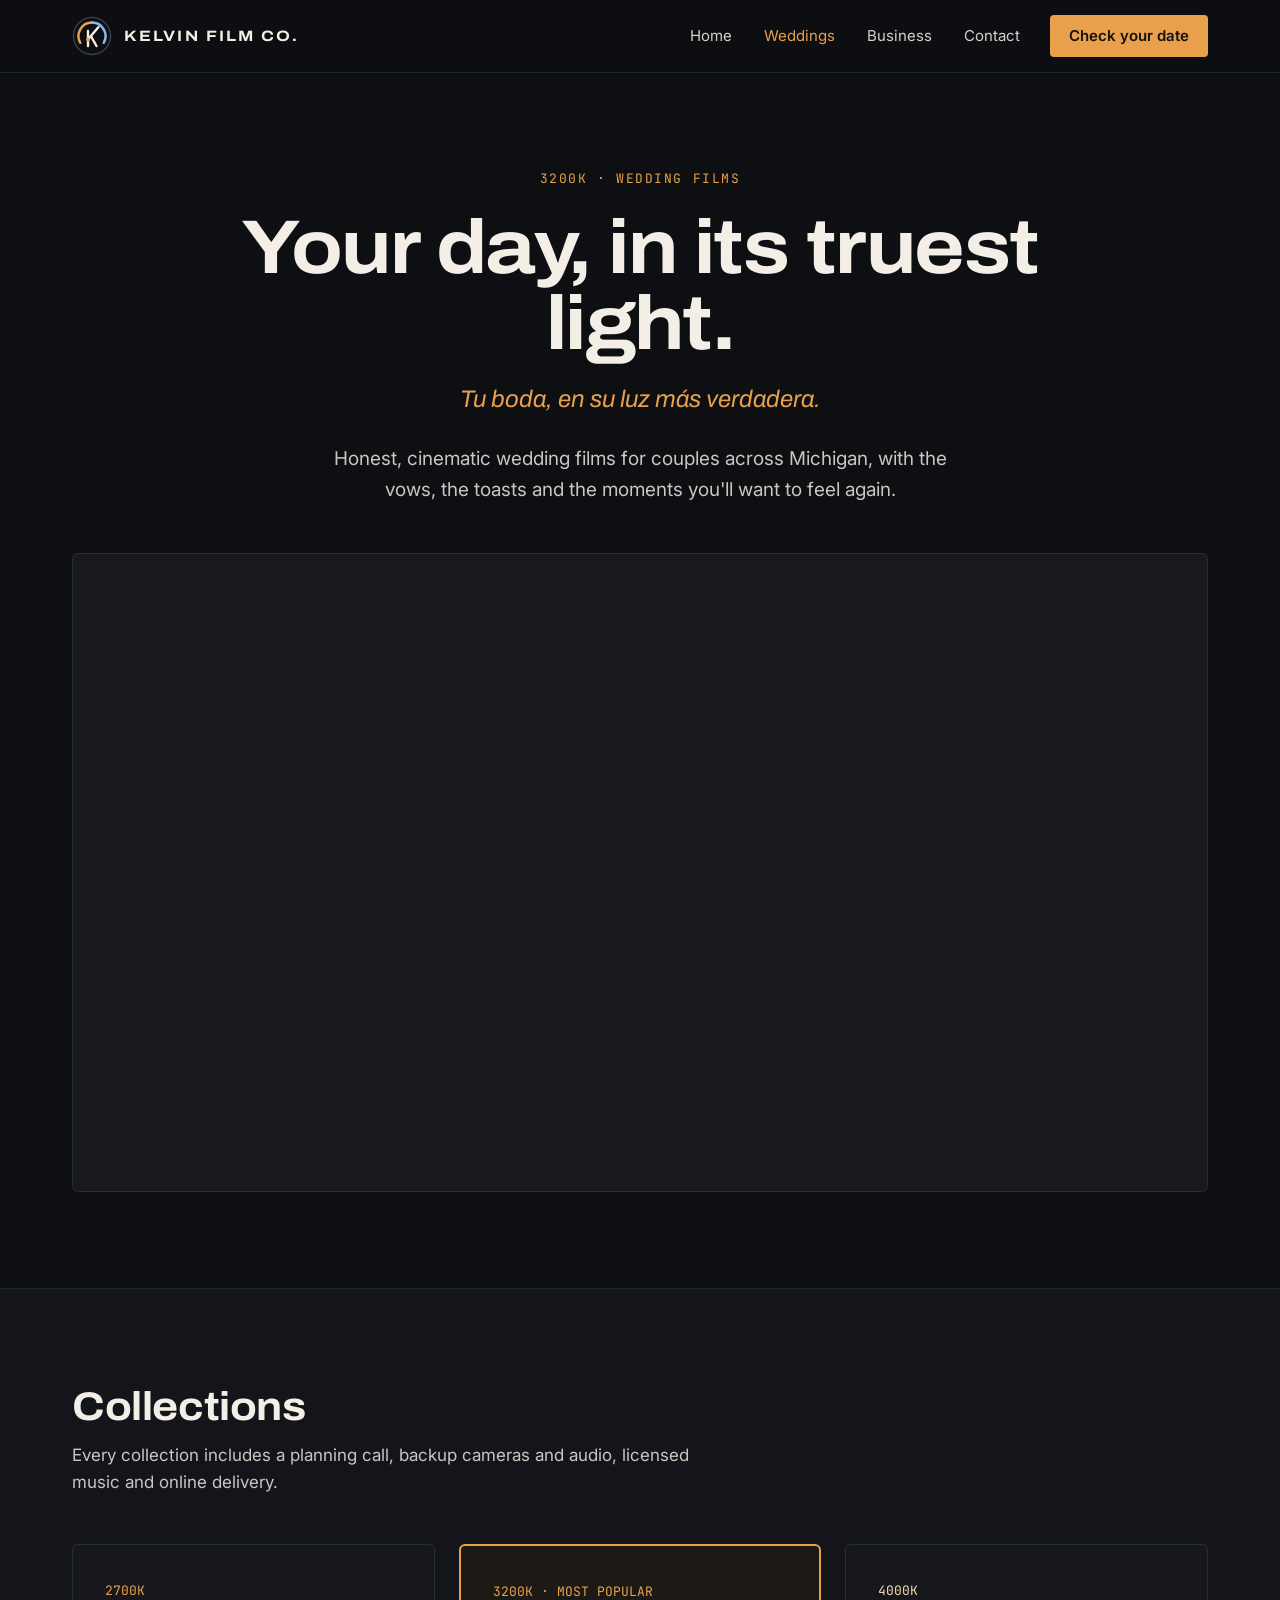
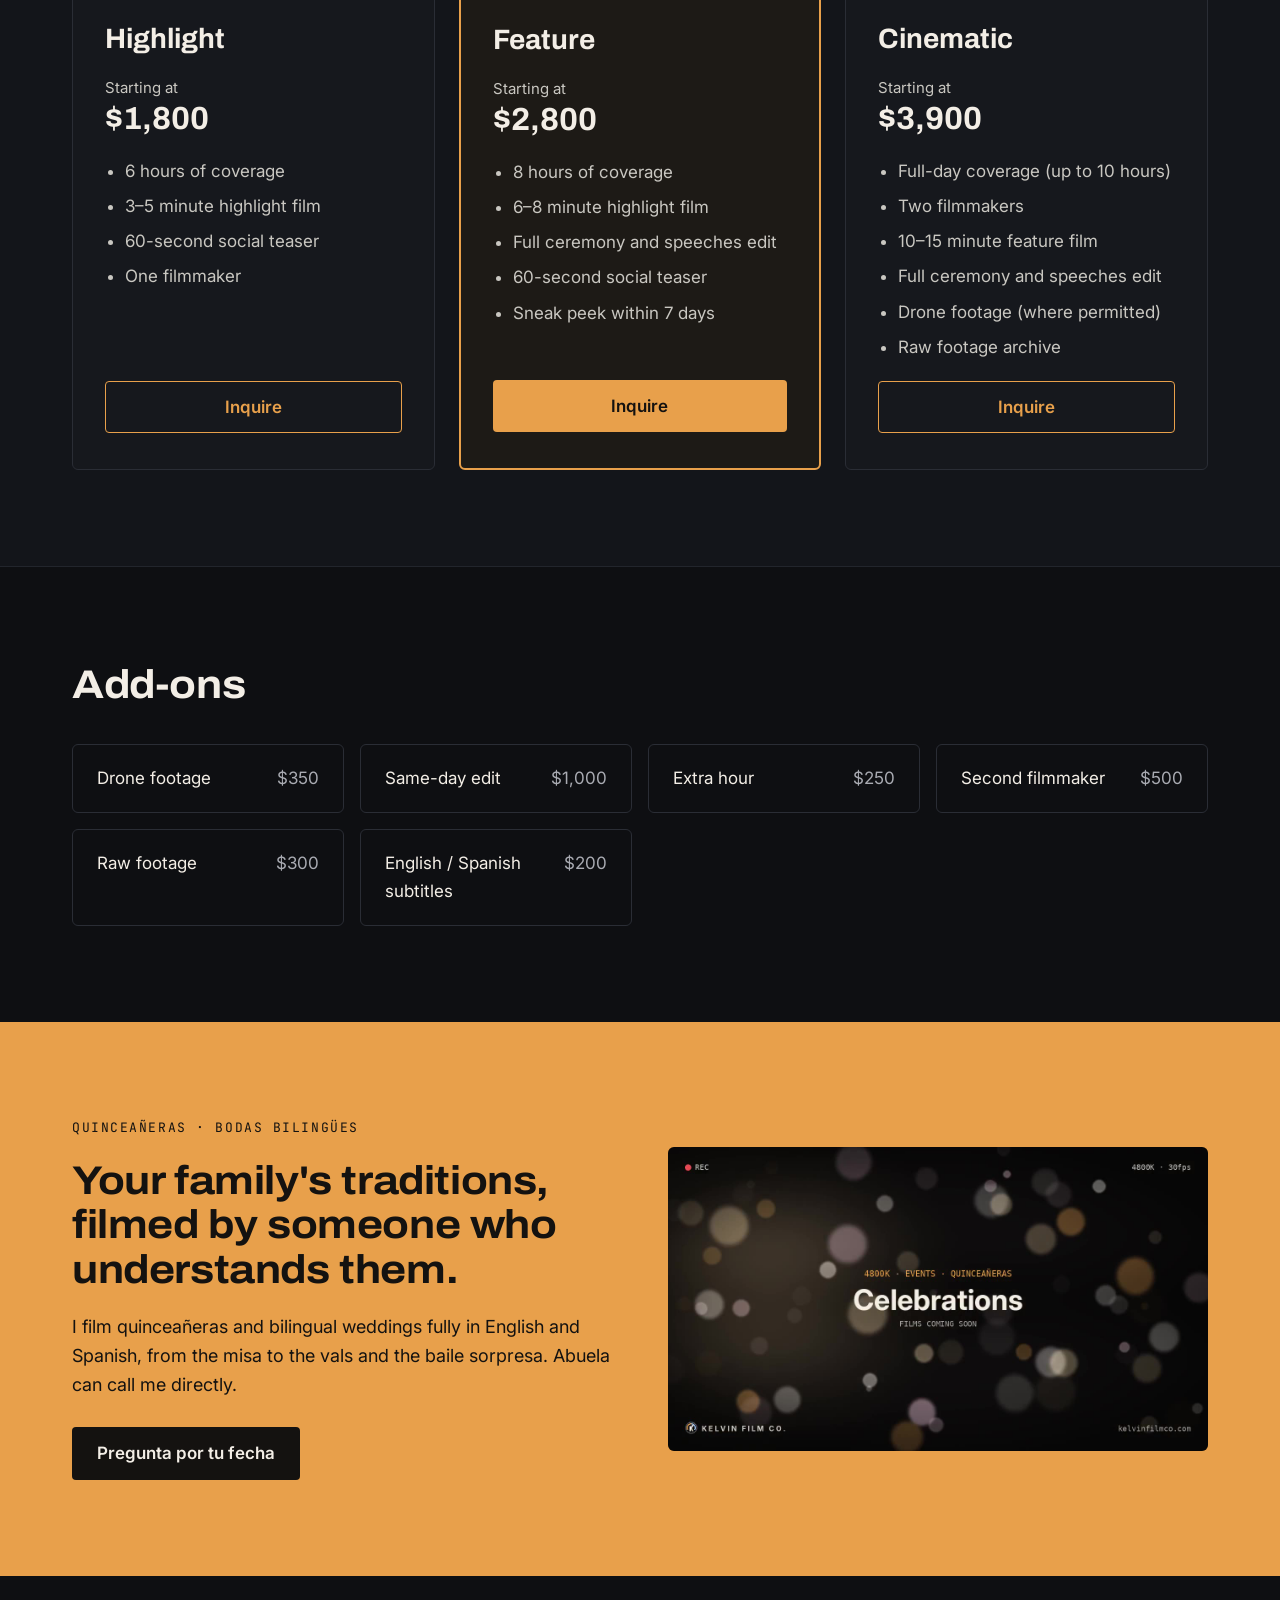
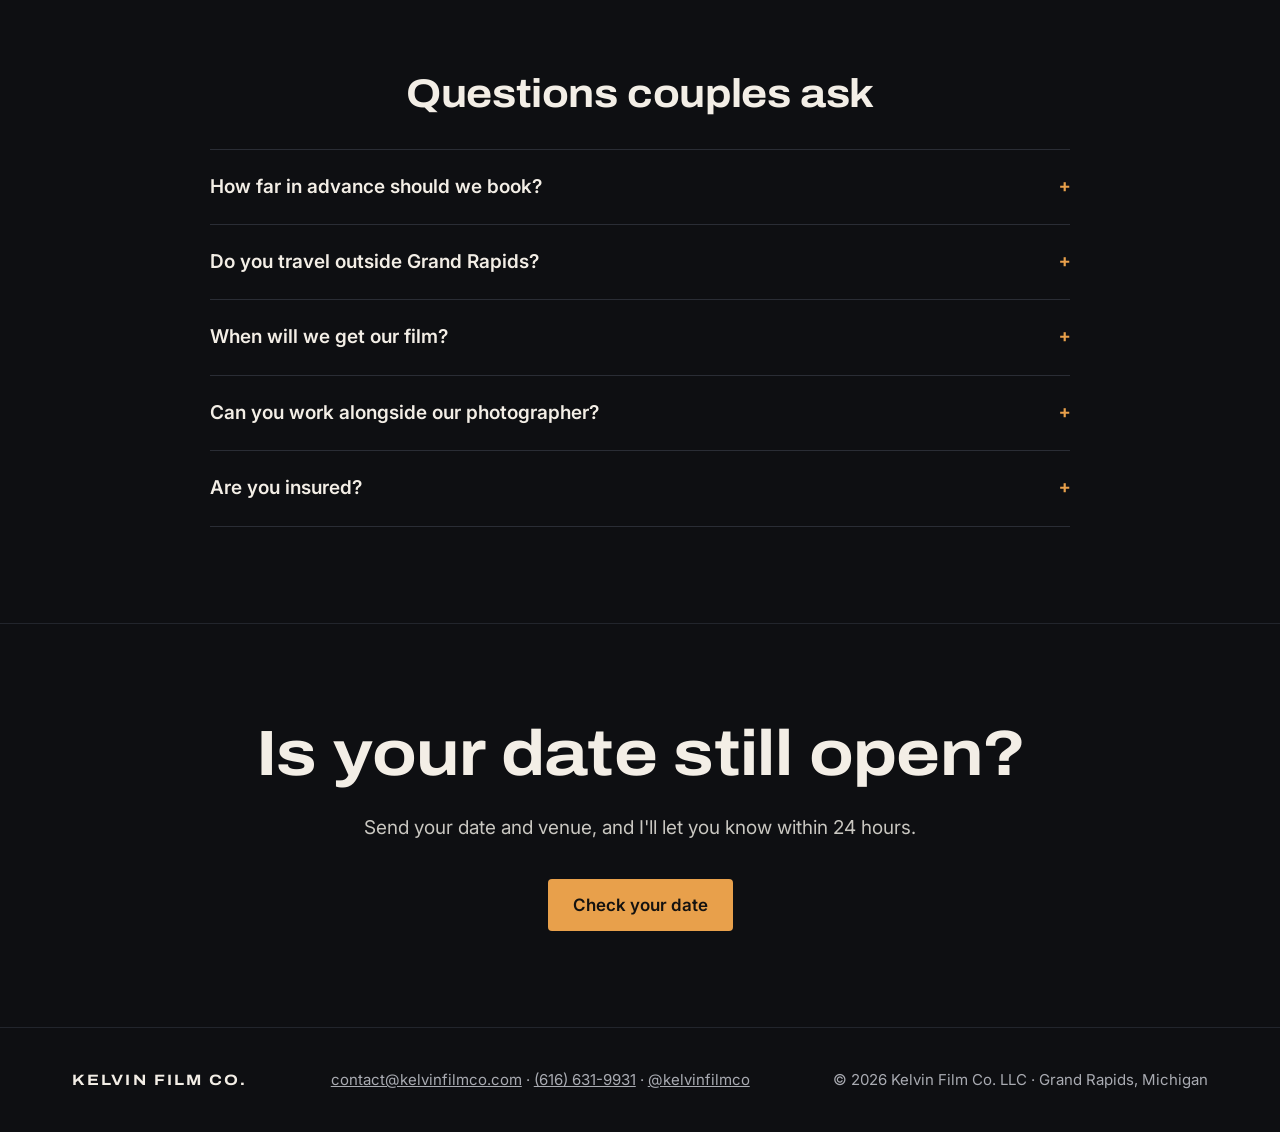
<file: weddings.html>
<!doctype html>
<html lang="en">
<head>
<meta charset="utf-8">
<meta name="viewport" content="width=device-width, initial-scale=1">
<title>Grand Rapids Wedding Videographer | Kelvin Film Co.</title>
<meta name="description" content="Cinematic wedding and quinceañera films in Grand Rapids and across Michigan. Highlight, feature and full-day collections. Bilingual English / Español.">
<link rel="canonical" href="https://kelvinfilmco.com/weddings">
<meta property="og:title" content="Wedding Films | Kelvin Film Co.">
<meta property="og:description" content="Your day, in its truest light. Wedding and quinceañera films across Michigan.">
<meta property="og:url" content="https://kelvinfilmco.com/weddings">
<meta name="theme-color" content="#0E0F12">
<link rel="icon" href="favicon.svg" type="image/svg+xml">
<link rel="preconnect" href="https://fonts.googleapis.com">
<link rel="preconnect" href="https://fonts.gstatic.com" crossorigin>
<link href="https://fonts.googleapis.com/css2?family=Archivo:wdth,wght@62..125,400..800&family=Inter:wght@400;500;600&family=JetBrains+Mono:wght@400;500&display=swap" rel="stylesheet">
<link rel="stylesheet" href="styles.css">
</head>
<body>
<a class="skip" href="#main">Skip to content</a>

<header class="site-header">
<nav class="wrap nav" aria-label="Main">
<a href="/" class="brand" aria-label="Kelvin Film Co. home">
<svg width="40" height="40" viewBox="0 0 40 40" fill="none" aria-hidden="true"><circle cx="20" cy="20" r="18.5" stroke="#3A3E48" stroke-width="1.5"/><path d="M8.3 26.8 A13.5 13.5 0 0 1 20 6.5" stroke="#E8A04B" stroke-width="2.5" stroke-linecap="round"/><path d="M20 6.5 A13.5 13.5 0 0 1 31.7 26.8" stroke="#8CB8E8" stroke-width="2.5" stroke-linecap="round"/><path d="M16 15 V30" stroke="#F3EEE6" stroke-width="2.4" stroke-linecap="round"/><path d="M16 23.5 L26.5 11" stroke="#F3EEE6" stroke-width="2.4" stroke-linecap="round"/><path d="M19.4 21 L24.5 30" stroke="#F3EEE6" stroke-width="2.4" stroke-linecap="round"/><circle cx="16" cy="23.5" r="2" fill="#E8A04B"/></svg>
<span class="wordmark">KELVIN FILM CO.</span>
</a>
<ul class="nav-links">
<li><a href="/">Home</a></li>
<li><a href="weddings.html" aria-current="page">Weddings</a></li>
<li><a href="business.html">Business</a></li>
<li><a href="contact.html">Contact</a></li>
<li><a href="contact.html" class="btn btn-sm btn-amber">Check your date</a></li>
</ul>
</nav>
</header>

<main id="main">

<section class="wrap section center" style="padding-bottom:48px">
<p class="eyebrow amber">3200K · Wedding films</p>
<h1 class="h1 md" style="max-width:900px;margin:0 auto">Your day, in its truest light.</h1>
<p class="es" lang="es">Tu boda, en su luz más verdadera.</p>
<p class="lead" style="max-width:620px">Honest, cinematic wedding films for couples across Michigan, with the vows, the toasts and the moments you'll want to feel again.</p>
</section>

<section class="wrap" style="padding-bottom:96px">
<!-- WEDDING SHOWREEL: replace contents with your Vimeo/YouTube iframe -->
<div class="frame"><iframe src="https://player.vimeo.com/video/1244366195?title=0&amp;byline=0&amp;portrait=0&amp;dnt=1" allow="autoplay; fullscreen; picture-in-picture" title="Val &amp; Shaun Reveal — wedding film" loading="lazy" allowfullscreen></iframe></div>
</section>

<section class="band section">
<div class="wrap">
<h2 class="h2" style="margin-bottom:12px">Collections</h2>
<p class="body" style="max-width:620px;margin-bottom:48px">Every collection includes a planning call, backup cameras and audio, licensed music and online delivery.</p>
<div class="grid" style="align-items:stretch">

<div class="card price-card">
<span class="tagline k-warm">2700K</span>
<h3>Highlight</h3>
<p class="price-from">Starting at <strong>$1,800</strong></p>
<ul><li>6 hours of coverage</li><li>3–5 minute highlight film</li><li>60-second social teaser</li><li>One filmmaker</li></ul>
<a href="contact.html" class="btn btn-outline-amber">Inquire</a>
</div>

<div class="card price-card featured">
<span class="tagline k-warm">3200K · MOST POPULAR</span>
<h3>Feature</h3>
<p class="price-from">Starting at <strong>$2,800</strong></p>
<ul><li>8 hours of coverage</li><li>6–8 minute highlight film</li><li>Full ceremony and speeches edit</li><li>60-second social teaser</li><li>Sneak peek within 7 days</li></ul>
<a href="contact.html" class="btn btn-amber">Inquire</a>
</div>

<div class="card price-card">
<span class="tagline k-cream">4000K</span>
<h3>Cinematic</h3>
<p class="price-from">Starting at <strong>$3,900</strong></p>
<ul><li>Full-day coverage (up to 10 hours)</li><li>Two filmmakers</li><li>10–15 minute feature film</li><li>Full ceremony and speeches edit</li><li>Drone footage (where permitted)</li><li>Raw footage archive</li></ul>
<a href="contact.html" class="btn btn-outline-amber">Inquire</a>
</div>

</div>
</div>
</section>

<section class="wrap section">
<h2 class="h2" style="margin-bottom:36px">Add-ons</h2>
<ul class="addons grid-sm">
<li><span>Drone footage</span><span>$350</span></li>
<li><span>Same-day edit</span><span>$1,000</span></li>
<li><span>Extra hour</span><span>$250</span></li>
<li><span>Second filmmaker</span><span>$500</span></li>
<li><span>Raw footage</span><span>$300</span></li>
<li><span>English / Spanish subtitles</span><span>$200</span></li>
</ul>
</section>

<section class="band-amber">
<div class="wrap section split">
<div>
<p class="eyebrow" lang="es">Quinceañeras · Bodas bilingües</p>
<h2 class="h2" style="margin-bottom:20px">Your family's traditions, filmed by someone who understands them.</h2>
<p style="font-size:18px;margin-bottom:28px">I film quinceañeras and bilingual weddings fully in English and Spanish, from the misa to the vals and the baile sorpresa. Abuela can call me directly.</p>
<a href="contact.html" class="btn btn-dark" lang="es">Pregunta por tu fecha</a>
</div>
<div>
<!-- Replace with: <img src="quince.jpg" alt="..."> -->
<div class="frame on-amber"><video autoplay muted loop playsinline preload="metadata" poster="media/kfc-events.jpg" aria-label="Quinceañera films coming soon"><source src="media/kfc-events.mp4" type="video/mp4"></video></div>
</div>
</div>
</section>

<section class="wrap section">
<h2 class="h2 center" style="margin-bottom:32px">Questions couples ask</h2>
<div class="faq">
<details><summary>How far in advance should we book?</summary><p>Most couples book 9–12 months out. Summer and fall Saturdays go first. A 30% non-refundable retainer holds your date, and the balance is due before the wedding.</p></details>
<details><summary>Do you travel outside Grand Rapids?</summary><p>Yes. Travel within 50 miles of Grand Rapids is included, and I film anywhere in Michigan and beyond.</p></details>
<details><summary>When will we get our film?</summary><p>You'll get a sneak peek within 7 days and your full film within 8 weeks.</p></details>
<details><summary>Can you work alongside our photographer?</summary><p>Always. I coordinate with your photographer before the day so we never get in each other's shots.</p></details>
<details><summary>Are you insured?</summary><p>Yes. Kelvin Film Co. LLC carries liability insurance and can send a certificate to your venue.</p></details>
</div>
</section>

<section class="site-footer">
<div class="wrap section center">
<h2 class="h2 lg">Is your date still open?</h2>
<p class="lead">Send your date and venue, and I'll let you know within 24 hours.</p>
<div class="btn-row" style="justify-content:center"><a href="contact.html" class="btn btn-amber">Check your date</a></div>
</div>
</section>

</main>

<footer class="site-footer">
<div class="wrap footer">
<span class="wordmark">KELVIN FILM CO.</span>
<span><a href="mailto:contact@kelvinfilmco.com">contact@kelvinfilmco.com</a> · <a href="tel:+16166319931">(616) 631-9931</a> · <a href="https://instagram.com/kelvinfilmco">@kelvinfilmco</a></span>
<span>© 2026 Kelvin Film Co. LLC · Grand Rapids, Michigan</span>
</div>
</footer>
</body>
</html>
</file>
<file: styles.css>
/* Kelvin Film Co. — site styles */
:root{
  --bg:#0E0F12; --surface:#16181D; --surface-2:#13151A; --surface-blue:#151A22;
  --line:#2A2D35; --line-soft:#22252C; --line-blue:#263040; --line-strong:#3A3E48;
  --text:#F3EEE6; --body:#C9C7C1; --muted:#A9ABB2;
  --amber:#E8A04B; --amber-hi:#F4BE7A; --amber-deep:#C9822E; --cream:#F6D9A8;
  --blue:#8CB8E8; --blue-hi:#B5D2F1; --rec:#E5484D; --ink:#141210; --ink-blue:#0E1420;
  --display:'Archivo',system-ui,sans-serif; --sans:'Inter',system-ui,sans-serif; --mono:'JetBrains Mono',ui-monospace,monospace;
}
*,*::before,*::after{box-sizing:border-box}
html{scroll-behavior:smooth}
body{margin:0;background:var(--bg);color:var(--text);font-family:var(--sans);font-size:17px;line-height:1.6;-webkit-font-smoothing:antialiased}
img,svg,iframe,video{display:block;max-width:100%}
a{color:var(--amber)} a:hover{color:var(--amber-hi)}
.biz a:not(.btn){color:var(--blue)} .biz a:not(.btn):hover{color:var(--blue-hi)}
.biz a.brand,.biz a.brand:hover{color:var(--text)}
h1,h2,h3{font-family:var(--display);margin:0;font-weight:700}
p{margin:0}
.skip{position:absolute;left:-9999px;top:0;background:var(--amber);color:var(--ink);padding:10px 16px;z-index:10}
.skip:focus{left:16px;top:16px}
:focus-visible{outline:2px solid var(--amber);outline-offset:3px}

.wrap{max-width:1200px;margin:0 auto;padding:0 32px}
@media (max-width:600px){.wrap{padding:0 16px}}

/* Header */
.site-header{border-bottom:1px solid var(--line-soft);position:sticky;top:0;background:rgba(14,15,18,.92);backdrop-filter:blur(8px);z-index:5}
.nav{display:flex;flex-wrap:wrap;align-items:center;justify-content:space-between;gap:12px 32px;padding-top:14px;padding-bottom:14px}
.brand{display:flex;align-items:center;gap:12px;text-decoration:none;color:var(--text)}
.brand:hover{color:var(--text)}
.wordmark{font-family:var(--display);font-stretch:115%;font-weight:700;letter-spacing:.14em;font-size:15px}
.nav-links{display:flex;flex-wrap:wrap;align-items:center;gap:4px 28px;font-size:15px;list-style:none;margin:0;padding:0}
.nav-links a:not(.btn){color:#D6D3CC;text-decoration:none;padding:10px 2px;display:inline-block}
.nav-links a:not(.btn):hover,.nav-links a[aria-current="page"]{color:var(--amber)}
.biz .nav-links a:not(.btn):hover,.biz .nav-links a[aria-current="page"]{color:var(--blue)}
@media (max-width:700px){.nav-links{gap:0 18px}.nav-links .btn{display:none}}

/* Buttons */
.btn{display:inline-block;text-decoration:none;font-weight:600;padding:15px 24px;border-radius:4px;border:1px solid transparent;font-size:17px;line-height:1.2;cursor:pointer;font-family:var(--sans)}
.btn-sm{padding:11px 18px;font-size:15px}
.btn-amber{background:var(--amber);color:var(--ink)} .btn-amber:hover{background:var(--amber-hi);color:var(--ink)}
.btn-blue{background:var(--blue);color:var(--ink-blue)} .btn-blue:hover{background:var(--blue-hi);color:var(--ink-blue)}
.btn-outline-amber{border-color:var(--amber);color:var(--amber)} .btn-outline-amber:hover{background:rgba(232,160,75,.1)}
.btn-outline-blue{border-color:var(--blue);color:var(--blue)} .btn-outline-blue:hover{background:rgba(140,184,232,.1);color:var(--blue)}
.btn-outline{border-color:var(--line-strong);color:var(--text)} .btn-outline:hover{border-color:var(--text);color:var(--text)}
.btn-dark{background:var(--ink);color:var(--text)} .btn-dark:hover{background:#000;color:var(--text)}
.btn-row{display:flex;flex-wrap:wrap;gap:14px;margin-top:36px}

/* Type */
.eyebrow{font-family:var(--mono);font-size:13px;letter-spacing:.12em;text-transform:uppercase;color:var(--muted);margin-bottom:20px}
.eyebrow.amber{color:var(--amber)} .eyebrow.blue{color:var(--blue)}
.rec{color:var(--rec)}
.h1{font-stretch:112%;font-size:clamp(42px,7vw,88px);line-height:1;letter-spacing:-.02em}
.h1.md{font-size:clamp(40px,6vw,76px)}
.h2{font-stretch:110%;font-size:clamp(30px,4vw,40px);line-height:1.12;letter-spacing:-.01em}
.h2.lg{font-size:clamp(36px,5.5vw,64px);font-stretch:115%;line-height:1.05}
.es{font-family:var(--display);font-size:clamp(20px,2.5vw,24px);color:var(--amber);font-style:italic;margin-top:18px}
.lead{color:var(--body);font-size:19px;max-width:560px;margin-top:26px}
.muted{color:var(--muted)} .body{color:var(--body)}
.center{text-align:center} .center .lead{margin-left:auto;margin-right:auto}

/* Sections */
.section{padding-top:96px;padding-bottom:96px}
.section-sm{padding-top:56px;padding-bottom:56px}
@media (max-width:600px){.section{padding-top:64px;padding-bottom:64px}}
.band{background:var(--surface-2);border-top:1px solid var(--line-soft);border-bottom:1px solid var(--line-soft)}
.band-blue{background:var(--surface-blue);border-top:1px solid var(--line-blue);border-bottom:1px solid var(--line-blue)}
.band-amber{background:var(--amber);color:var(--ink)}
.band-amber .eyebrow{color:var(--ink)}
.band-amber a:not(.btn){color:var(--ink)}
.split{display:flex;flex-wrap:wrap;gap:56px;align-items:center}
.split > *{flex:1 1 440px;min-width:0}
.section-head{display:flex;flex-wrap:wrap;justify-content:space-between;align-items:end;gap:16px;margin-bottom:40px}
.section-head .h2{margin:0}
.mb{margin-bottom:40px}
.intro{margin:-28px 0 48px;color:var(--body);max-width:620px}

/* Grids & cards */
.grid{display:grid;gap:24px;grid-template-columns:repeat(auto-fit,minmax(300px,1fr))}
.grid-sm{display:grid;gap:16px;grid-template-columns:repeat(auto-fit,minmax(260px,1fr))}
@media (max-width:360px){.grid,.grid-sm{grid-template-columns:1fr}}
.card{background:var(--surface);border:1px solid var(--line);border-radius:6px;padding:32px;display:flex;flex-direction:column;gap:14px;color:var(--text);text-decoration:none}
a.card:hover{border-color:var(--line-strong);color:var(--text)}
.card h3{font-size:24px;line-height:1.2}
.card p{color:var(--body)}
.card .more{font-weight:600;margin-top:auto}
.card-blue{background:var(--surface-blue);border-color:var(--line-blue)}
.k-warm{color:var(--amber)} .k-neutral{color:var(--text)} .k-cool{color:var(--blue)} .k-cream{color:var(--cream)}
.tagline{font-family:var(--mono);font-size:13px}

/* Video / image frames — replace inner content with an <iframe> or <img> */
.frame{position:relative;aspect-ratio:16/9;background:#17191E;border:1px solid var(--line);border-radius:6px;overflow:hidden;display:flex;flex-direction:column;align-items:center;justify-content:center;gap:14px;font-family:var(--mono);font-size:13px;color:var(--muted);text-align:center;padding:16px}
.frame.wide{aspect-ratio:21/9}
.frame.portrait{aspect-ratio:4/5}
.frame.about-photo{aspect-ratio:3/2;padding:0}
.frame.about-photo img{object-position:62% 40%}
.frame.photo{aspect-ratio:4/3}
.frame.blue{background:var(--surface-blue);border-color:var(--line-blue)}
.frame.on-amber{background:var(--amber-deep);border:0;color:var(--ink)}
.frame .tc{position:absolute;top:14px;left:16px;font-size:12px}
.frame .tk{position:absolute;top:14px;right:16px;font-size:12px}
.frame iframe,.frame video,.frame img{position:absolute;inset:0;width:100%;height:100%;border:0;object-fit:cover}
@media (max-width:600px){.frame.wide{aspect-ratio:16/9}}

/* Kelvin scale */
.scale-bar{height:6px;border-radius:3px;background:linear-gradient(90deg,var(--amber) 0%,var(--cream) 35%,var(--text) 55%,var(--blue) 100%)}
.scale-labels{display:flex;justify-content:space-between;flex-wrap:wrap;gap:6px 16px;margin-top:12px;font-family:var(--mono);font-size:12px;color:var(--muted)}

/* Films */
.film{display:flex;flex-direction:column;gap:10px}
.film h3{font-size:20px}
.film p{font-size:15px;color:var(--muted)}

/* Steps */
.steps{list-style:none;margin:0;padding:0;display:grid;gap:32px;grid-template-columns:repeat(auto-fit,minmax(220px,1fr))}
.steps li{border-top:2px solid var(--amber);padding-top:20px}
.steps li:nth-child(2){border-color:var(--cream)} .steps li:nth-child(3){border-color:var(--text)} .steps li:nth-child(4){border-color:var(--blue)}
.steps .num{font-family:var(--mono);font-size:13px;color:var(--muted)}
.steps h3{font-size:22px;margin:8px 0}
.steps p{color:var(--body)}

/* Chips, quotes */
.chips{list-style:none;margin:0;padding:0;display:flex;flex-wrap:wrap;gap:10px}
.chips li{border:1px solid var(--line);border-radius:999px;padding:8px 16px;font-size:15px}
.quote{margin:0;border:1px dashed var(--line-strong);border-radius:6px;padding:32px}
.quote blockquote{margin:0;font-size:20px;color:var(--body);font-style:italic}
.quote figcaption{margin-top:16px;font-family:var(--mono);font-size:13px;color:var(--muted)}

/* Pricing */
.price-card{gap:20px;padding:36px 32px}
.price-card.featured{border:2px solid var(--amber);background:#1D1A16}
.price-card.featured-blue{border:2px solid var(--blue)}
.price-card h3{font-size:28px}
.price-from{font-size:15px;color:var(--muted)}
.price-from strong{display:block;font-family:var(--display);font-size:32px;color:var(--text);line-height:1.2}
.price-card ul{margin:0;padding-left:20px;color:var(--body);display:flex;flex-direction:column;gap:8px}
.price-card .btn{margin-top:auto;text-align:center}
.addons{list-style:none;margin:0;padding:0}
.addons li{border:1px solid var(--line);border-radius:6px;padding:20px 24px;display:flex;justify-content:space-between;gap:12px}
.addons li span:last-child{color:var(--muted)}

/* Why list */
.why{display:flex;flex-direction:column;gap:28px}
.why h3{font-family:var(--sans);font-size:19px;font-weight:600;margin-bottom:6px}
.why p{color:var(--body)}

/* Logos */
.logos{display:flex;flex-wrap:wrap;gap:16px 48px;align-items:center;justify-content:center;padding:32px 0;font-family:var(--mono);font-size:13px;color:var(--muted)}

/* FAQ */
.faq{max-width:860px;margin:0 auto;border-top:1px solid var(--line)}
.faq details{border-bottom:1px solid var(--line);padding:22px 0}
.faq summary{cursor:pointer;font-weight:600;font-size:19px;list-style:none;display:flex;justify-content:space-between;gap:16px}
.faq summary::-webkit-details-marker{display:none}
.faq summary::after{content:"+";font-family:var(--mono);color:var(--amber)}
.faq details[open] summary::after{content:"–"}
.faq p{margin-top:14px;color:var(--body)}

/* Forms */
.contact-layout{display:flex;flex-wrap:wrap;gap:64px;align-items:flex-start}
.contact-layout > .main{flex:999 1 560px;min-width:0}
.contact-layout > aside{flex:1 1 320px;min-width:0;display:flex;flex-direction:column;gap:24px}
.form{display:grid;gap:20px 24px;grid-template-columns:repeat(auto-fit,minmax(240px,1fr))}
.field{display:flex;flex-direction:column;gap:8px}
.field.full,.form .full{grid-column:1/-1}
.field label,.form legend{font-size:15px;font-weight:500}
.form input[type=text],.form input[type=email],.form input[type=tel],.form input[type=date],.form select,.form textarea{background:var(--surface);border:1px solid var(--line-strong);border-radius:4px;color:var(--text);padding:13px 14px;font:inherit;width:100%;color-scheme:dark}
.form textarea{resize:vertical;min-height:140px}
.form input:focus,.form select:focus,.form textarea:focus{outline:2px solid var(--amber);outline-offset:1px;border-color:transparent}
.form fieldset{border:0;margin:0;padding:0;display:flex;flex-wrap:wrap;gap:4px 24px;align-items:center}
.form legend{padding:0;margin-bottom:6px;width:100%}
.radio{display:flex;align-items:center;gap:8px;min-height:44px}
.radio input{accent-color:var(--amber);width:18px;height:18px}
.hidden{position:absolute;left:-9999px}
.info{background:var(--surface);border:1px solid var(--line);border-radius:6px;padding:28px}
.info h2{font-size:22px;margin-bottom:16px}
.info ul,.info ol{margin:0;color:var(--body);display:flex;flex-direction:column;gap:10px}
.info ul{list-style:none;padding:0} .info ol{padding-left:20px}
.info.amber{background:var(--amber);border:0;color:var(--ink)}

/* Footer */
.site-footer{border-top:1px solid var(--line-soft)}
.footer{display:flex;flex-wrap:wrap;gap:16px 40px;justify-content:space-between;align-items:center;padding-top:40px;padding-bottom:40px;font-size:15px;color:var(--muted)}
.footer .wordmark{color:var(--text)}
.footer a{color:var(--muted)} .footer a:hover{color:var(--text)}
</file>
